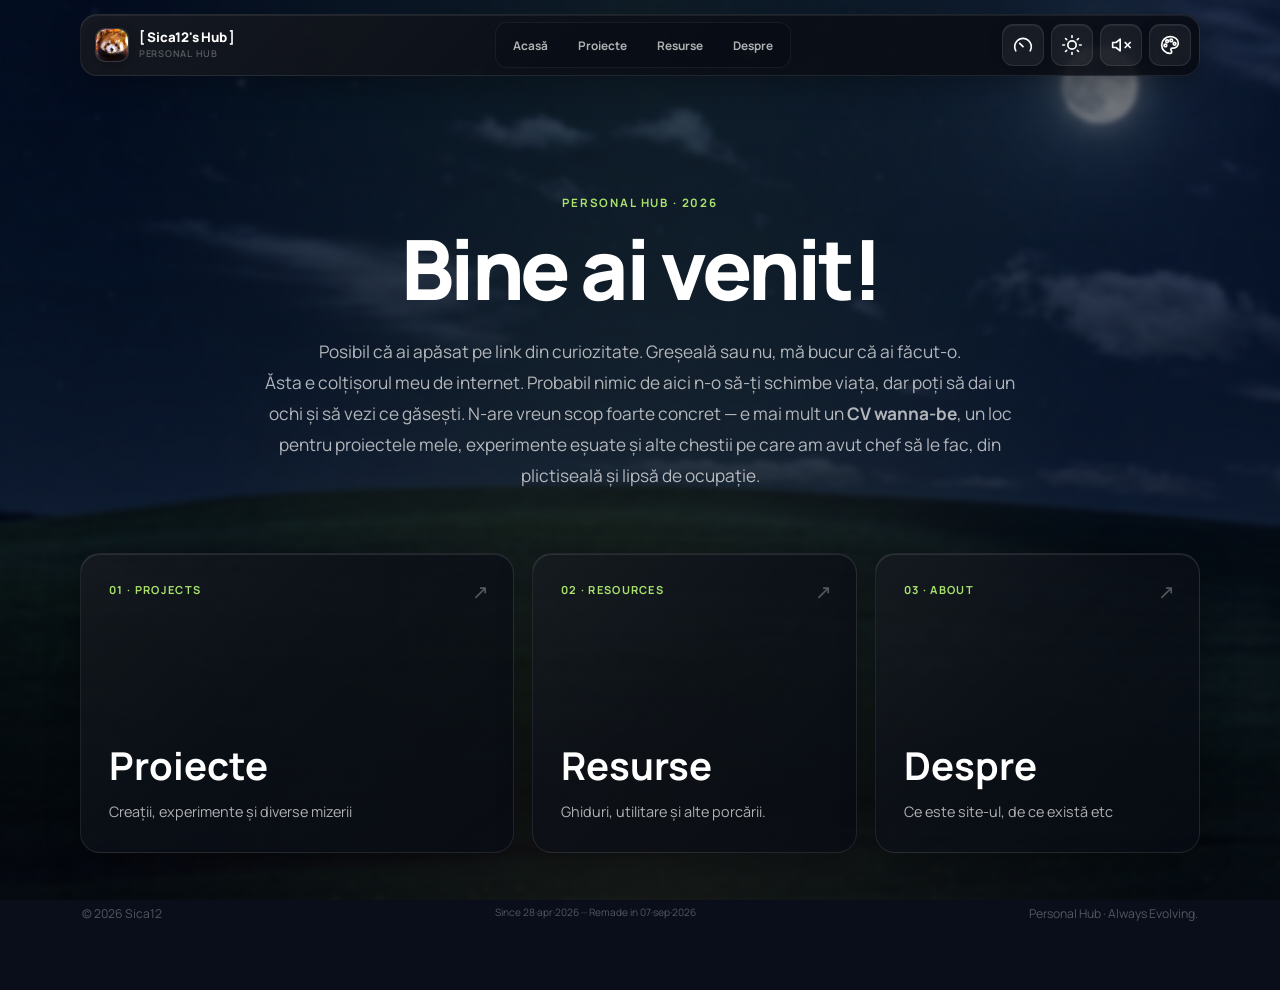
<file: index.html>
<!DOCTYPE html>
<html lang="ro">

<head>
  <meta charset="UTF-8">
  <meta name="viewport" content="width=device-width, initial-scale=1.0">
  <meta name="description" content="Sica12 — proiecte, resurse și experimente personale.">
  <meta name="theme-color" content="#0a0e1a">
  <title>Sica12 ⟡ Personal Hub</title>
  <link rel="icon" href="favicon1.ico">
  <link rel="preconnect" href="https://fonts.googleapis.com">
  <link rel="preconnect" href="https://fonts.gstatic.com" crossorigin>

  <link href="https://fonts.googleapis.com/css2?family=Manrope:wght@300;400;500;600;700;800&display=swap"
    rel="stylesheet">
  <link rel="stylesheet" href="css/guide.css">
  <link id="siteStylesheet" rel="stylesheet" href="css/style.css">
  <script>
    // Apply the saved site style (theme) before the first paint so a returning
    // visitor never sees the default style flash. First visit = default.
    (function () {
      var STYLE_NAMES = ['minimal', 'brutalist', 'neon', 'terminal'];
      try {
        var saved = localStorage.getItem('sica-hub-style');
        if (saved && STYLE_NAMES.indexOf(saved) !== -1) {
          document.getElementById('siteStylesheet').href = 'STYLES/style-' + saved + '.css?v=2';
        }
      } catch (e) {}
    })();
  </script>
  <link rel="stylesheet" href="css/hex.css">
  <link rel="stylesheet" href="css/password-generator.css">
</head>

<body class="initial-load">
  <script>
    // Apply the saved theme before the first paint so a returning visitor
    // never sees the other theme flash. First visit (no saved choice) = dark.
    (function () {
      if (localStorage.getItem('sica-hub-theme') !== 'light') {
        document.body.classList.add('dark-mode');
      }
    })();
  </script>

  <div class="bg" aria-hidden="true"></div>
  <div class="bg-overlay" aria-hidden="true"></div>
  <div class="particles" id="particles" aria-hidden="true"></div>

  <audio id="bgMusic" src="audio/background-music.ogg" loop preload="auto"></audio>

  <header class="topbar" aria-label="Navigare principală">
    <div class="topbar-brand" onclick="showView(homeView)" role="button" tabindex="0" aria-label="Acasă">
      <div class="topbar-mark">
  <img src="assets/topbar.png" alt="Sica12">
</div>
      <div class="topbar-brand-copy">
        <strong>[ Sica12's Hub ]</strong>
        <span>Personal Hub</span>
      </div>
    </div>

    <nav class="topbar-nav" aria-label="Secțiuni">
      <button onclick="showView(homeView)">Acasă</button>
      <button onclick="showView(projectsView)">Proiecte</button>
      <button onclick="showView(resourcesView)">Resurse</button>
      <button onclick="showView(aboutView)">Despre</button>
    </nav>

<div class="utility-dock" aria-label="Setări site">

  <!-- PERFORMANCE -->
  <button class="utility-btn perf-btn"
    id="perfBtn"
    onclick="togglePerformance()"
    title="Performance Mode"
    aria-label="Performance Mode">

    <!-- PERFORMANCE OFF -->
    <svg class="utility-icon"
      id="perfIconOff"
      viewBox="0 0 24 24"
      fill="none"
      stroke="currentColor"
      stroke-width="2"
      stroke-linecap="round"
      stroke-linejoin="round">

      <path d="m12 14-4-4"></path>
      <path d="M3.34 19a10 10 0 1 1 17.32 0"></path>
    </svg>

    <!-- PERFORMANCE ON -->
    <svg class="utility-icon hidden"
      id="perfIconOn"
      viewBox="0 0 24 24"
      fill="none"
      stroke="currentColor"
      stroke-width="2"
      stroke-linecap="round"
      stroke-linejoin="round">

      <path d="m12 14 4-4"></path>
      <path d="M3.34 19a10 10 0 1 1 17.32 0"></path>
    </svg>

  </button>


  <!-- THEME -->
  <button class="utility-btn theme-btn"
    id="themeBtn"
    onclick="toggleTheme()"
    title="Dark Mode"
    aria-label="Toggle Dark Mode">

    <!-- LIGHT MODE -->
    <svg class="utility-icon hidden"
      id="themeIconMoon"
      viewBox="0 0 24 24"
      fill="none"
      stroke="currentColor"
      stroke-width="2"
      stroke-linecap="round"
      stroke-linejoin="round">

      <path d="M21 12.79A9 9 0 1 1 11.21 3
        7 7 0 0 0 21 12.79z"></path>
    </svg>

    <!-- DARK MODE -->
    <svg class="utility-icon"
      id="themeIconSun"
      viewBox="0 0 24 24"
      fill="none"
      stroke="currentColor"
      stroke-width="2"
      stroke-linecap="round"
      stroke-linejoin="round">

      <circle cx="12" cy="12" r="5"></circle>

      <line x1="12" y1="1" x2="12" y2="3"></line>
      <line x1="12" y1="21" x2="12" y2="23"></line>

      <line x1="4.22" y1="4.22" x2="5.64" y2="5.64"></line>
      <line x1="18.36" y1="18.36" x2="19.78" y2="19.78"></line>

      <line x1="1" y1="12" x2="3" y2="12"></line>
      <line x1="21" y1="12" x2="23" y2="12"></line>

      <line x1="4.22" y1="19.78" x2="5.64" y2="18.36"></line>
      <line x1="18.36" y1="5.64" x2="19.78" y2="4.22"></line>

    </svg>

  </button>


  <!-- MUSIC -->
  <button class="utility-btn"
    id="musicBtn"
    onclick="toggleMusic()"
    title="Mute/Unmute"
    aria-label="Toggle Music">

    <!-- MUSIC ON -->
    <svg class="utility-icon"
      id="musicIconOn"
      viewBox="0 0 24 24"
      fill="none"
      stroke="currentColor"
      stroke-width="2"
      stroke-linecap="round"
      stroke-linejoin="round">

      <polygon points="11 5 6 9 2 9 2 15 6 15 11 19 11 5"></polygon>

      <path d="M15.54 8.46a5 5 0 0 1 0 7.07"></path>
      <path d="M19.07 4.93a10 10 0 0 1 0 14.14"></path>

    </svg>

    <!-- MUSIC OFF -->
    <svg class="utility-icon hidden"
      id="musicIconOff"
      viewBox="0 0 24 24"
      fill="none"
      stroke="currentColor"
      stroke-width="2"
      stroke-linecap="round"
      stroke-linejoin="round">

      <polygon points="11 5 6 9 2 9 2 15 6 15 11 19 11 5"></polygon>

      <line x1="23" y1="9" x2="17" y2="15"></line>
      <line x1="17" y1="9" x2="23" y2="15"></line>

    </svg>

  </button>

</div>

  </header>

  <main class="app-shell">
    <section class="view active" id="homeView">
      <div class="home-panel">
        <section class="hero">
          <span class="eyebrow">PERSONAL HUB · 2026</span>
          <h1>Bine ai venit!</h1>
          <p class="hero-copy">
            Posibil că ai apăsat pe link din curiozitate. Greșeală sau nu, mă bucur că ai făcut-o.<br>
            Ăsta e colțișorul meu de internet. Probabil nimic de aici n-o să-ți schimbe viața, dar poți să dai un ochi
            și să vezi ce găsești. N-are vreun scop foarte concret — e mai mult un <strong>CV wanna-be</strong>, un loc
            pentru proiectele
            mele, experimente eșuate și alte chestii pe care am avut chef să le fac, din plictiseală și lipsă de
            ocupație.
          </p>
        </section>

        <section class="home-grid" aria-label="Navigare principală">
          <button class="nav-card featured" onclick="showView(projectsView)">
            <span class="card-kicker">01 · PROJECTS</span>
            <div>
              <h2>Proiecte</h2>
              <p>Creații, experimente și diverse mizerii</p>
            </div>
            <span class="card-arrow">↗</span>
          </button>

          <button class="nav-card" onclick="showView(resourcesView)">
            <span class="card-kicker">02 · RESOURCES</span>
            <div>
              <h2>Resurse</h2>
              <p>Ghiduri, utilitare și alte porcării.</p>
            </div>
            <span class="card-arrow">↗</span>
          </button>

          <button class="nav-card" onclick="showView(aboutView)">
            <span class="card-kicker">03 · ABOUT</span>
            <div>
              <h2>Despre</h2>
              <p>Ce este site-ul, de ce există etc</p>
            </div>
            <span class="card-arrow">↗</span>
          </button>
        </section>

<footer class="home-footer">
  <span>© 2026 Sica12</span>
  <small>Since 28·apr·2026 ··· Remade in 07·sep·2026</small>
  <span>Personal Hub · Always Evolving.</span>
</footer>
      </div>
    </section>

    <section class="view" id="projectsView"></section>

    <section class="view" id="projectDetailView"></section>

    <section class="view" id="resourcesView"></section>

    <section class="view" id="aboutView"></section>
  </main>

  <script src="js/theme.js"></script>
  <script src="js/particles.js"></script>
  <script src="js/performance.js"></script>
  <script src="js/music.js"></script>
  <script src="js/navigation.js"></script>
  <script src="js/projects.js"></script>
  <script src="js/projects-ui.js"></script>
  <script src="js/resources.js"></script>
  <script src="js/guide.js"></script>
  <script src="js/resource-loader.js"></script>
  <script src="js/password-generator.js"></script>
  <script src="js/hex.js"></script>
  <script src="js/about.js"></script>
  <script src="js/theme-switcher.js?v=3"></script>
  <script>
    if ('scrollRestoration' in history) history.scrollRestoration = 'manual';
    window.addEventListener('load', function () {
      window.scrollTo(0, 0);
      setTimeout(function () { document.body.classList.remove('initial-load'); }, 1800);
    });

    document.querySelector('.topbar-brand')?.addEventListener('keydown', function (event) {
      if (event.key === 'Enter' || event.key === ' ') {
        event.preventDefault();
        showView(homeView);
      }
    });
  </script>
</body>

</html>
</file>
<file: css/guide.css>
/* =========================================================
   WINDOWS 10 LTSC INSTALL GUIDE
   Sica12 Personal Hub
   ========================================================= */


/* =========================================================
   GUIDE VIEW
   ========================================================= */

.guide-view {
  width: 100%;
  animation: guideEnter .45s cubic-bezier(.22, 1, .36, 1) both;
}

@keyframes guideEnter {
  from {
    opacity: 0;
    transform: translateY(14px);
  }

  to {
    opacity: 1;
    transform: translateY(0);
  }
}


/* =========================================================
   GUIDE HEADER
   ========================================================= */

.guide-view .view-header {
  margin-bottom: 2rem;
}

.guide-view .back-btn {
  margin-bottom: 1.15rem;
}


/* =========================================================
   MAIN GUIDE CONTAINER
   ========================================================= */

.guide-content {
  width: min(100%, 980px);
  margin: 0 auto;
}

.guide-content > .container {
  width: 100%;
  max-width: none;
  margin: 0;
  padding: 0;
}


/* =========================================================
   INTRO / MAIN TITLE
   ========================================================= */

.guide-content > .container > h1:first-child {
  position: relative;

  margin: 0 0 .9rem;
  padding: 1.55rem 1.65rem 1.55rem 1.8rem;

  border: 1px solid rgba(155, 211, 90, .16);
  border-radius: 20px;

  background:
    linear-gradient(
      135deg,
      rgba(155, 211, 90, .075),
      rgba(255, 255, 255, .028)
    );

  box-shadow:
    0 18px 50px rgba(0, 0, 0, .12),
    inset 0 1px 0 rgba(255, 255, 255, .035);

  color: var(--accent);

  font-size: clamp(1.12rem, 2vw, 1.55rem);
  font-weight: 750;
  line-height: 1.45;

  transition:
    border-color .25s ease,
    background .25s ease,
    box-shadow .25s ease;
}


/* Accent rail */

.guide-content > .container > h1:first-child::before {
  content: "";

  position: absolute;
  left: 0;
  top: 1.25rem;
  bottom: 1.25rem;

  width: 3px;

  border-radius: 999px;

  background: var(--accent);

  box-shadow:
    0 0 16px rgba(155, 211, 90, .30);
}


/* Tiny guide label */

.guide-content > .container > h1:first-child::after {
  content: "WINDOWS 10 · IoT LTSC 2021";

  display: block;

  margin-top: .8rem;

  color: var(--text-dim);

  font-size: .62rem;
  font-weight: 800;
  letter-spacing: .16em;
  text-transform: uppercase;

  opacity: .72;
}


/* =========================================================
   WARNING / IMPORTANT CARD
   ========================================================= */

.guide-content > .container > h1:nth-child(2) {
  position: relative;

  margin: 0 0 2rem;
  padding: 1.05rem 1.2rem 1.05rem 3.15rem;

  border: 1px solid rgba(255, 209, 102, .15);
  border-radius: 16px;

  background:
    linear-gradient(
      135deg,
      rgba(255, 209, 102, .055),
      rgba(255, 255, 255, .018)
    );

  color: var(--text-dim);

  font-size: .84rem;
  font-weight: 500;
  line-height: 1.7;

  box-shadow:
    inset 0 1px 0 rgba(255, 255, 255, .025);
}


/* Warning icon */

.guide-content > .container > h1:nth-child(2)::before {
  content: "!";

  position: absolute;
  left: 1rem;
  top: 50%;

  width: 26px;
  height: 26px;

  display: grid;
  place-items: center;

  transform: translateY(-50%);

  border: 1px solid rgba(255, 209, 102, .25);
  border-radius: 50%;

  background: rgba(255, 209, 102, .075);

  color: #e2d85b;

  font-size: .78rem;
  font-weight: 800;
}


/* =========================================================
   STEPS WRAPPER
   ========================================================= */

.guide-content .step {
  position: relative;

  margin: .75rem 0;

  overflow: hidden;

  border: 1px solid rgba(255, 255, 255, .075);
  border-radius: 18px;

  /* Fake glass: the gradient sits on a translucent base, no real glass. */
  background:
    linear-gradient(
      145deg,
      rgba(255, 255, 255, .045),
      rgba(255, 255, 255, .018)
    ),
    rgba(10, 18, 32, .34);

  box-shadow:
    0 12px 35px rgba(0, 0, 0, .075),
    inset 0 1px 0 rgba(255, 255, 255, .025);

  transition:
    border-color .25s ease,
    background .25s ease,
    box-shadow .25s ease,
    transform .25s ease;
}


/* Hover */

.guide-content .step:hover {
  border-color: rgba(155, 211, 90, .18);

  background:
    linear-gradient(
      145deg,
      rgba(155, 211, 90, .045),
      rgba(255, 255, 255, .022)
    ),
    rgba(10, 18, 32, .40);

  box-shadow:
    0 16px 40px rgba(0, 0, 0, .11),
    inset 0 1px 0 rgba(255, 255, 255, .035);

  transform: translateY(-1px);
}


/* Open card */

.guide-content .step.open {
  border-color: rgba(155, 211, 90, .22);

  background:
    linear-gradient(
      145deg,
      rgba(155, 211, 90, .048),
      rgba(255, 255, 255, .018)
    ),
    rgba(10, 18, 32, .46);

  box-shadow:
    0 18px 44px rgba(0, 0, 0, .13),
    inset 0 1px 0 rgba(255, 255, 255, .04);
}


/* =========================================================
   STEP TITLE
   ========================================================= */

.guide-content .step-title {
  position: relative;

  display: flex;
  align-items: center;

  min-height: 72px;

  padding:
    1rem
    4.5rem
    1rem
    4.65rem;

  color: var(--text);

  font-size: .91rem;
  font-weight: 700;
  line-height: 1.5;

  cursor: pointer;
  user-select: none;

  transition:
    color .2s ease,
    background .2s ease;
}


/* Step number */

.guide-content .step-title::before {
  content: counter(guide-step, decimal-leading-zero);

  position: absolute;

  left: 1.35rem;
  top: 50%;

  width: 38px;
  height: 38px;

  display: grid;
  place-items: center;

  transform: translateY(-50%);

  border: 1px solid rgba(155, 211, 90, .14);
  border-radius: 11px;

  background:
    linear-gradient(
      145deg,
      rgba(155, 211, 90, .08),
      rgba(255, 255, 255, .025)
    );

  color: var(--accent);

  font-size: .68rem;
  font-weight: 800;
  letter-spacing: .04em;

  box-shadow:
    inset 0 1px 0 rgba(255, 255, 255, .035);
}


/* Counter */

.guide-content .container {
  counter-reset: guide-step;
}

.guide-content .step {
  counter-increment: guide-step;
}


/* Hover title */

.guide-content .step-title:hover {
  color: var(--accent);

  background:
    linear-gradient(
      90deg,
      rgba(155, 211, 90, .035),
      transparent 70%
    );
}


/* =========================================================
   STEP NUMBER / TITLE MICRO LABEL
   ========================================================= */

.guide-content .step-title {
  letter-spacing: -.01em;
}


/* =========================================================
   STEP TOGGLE
   ========================================================= */

.guide-content .step-title::after {
  content: "+";

  position: absolute;

  right: 1.25rem;
  top: 50%;

  width: 34px;
  height: 34px;

  display: grid;
  place-items: center;

  transform: translateY(-50%);

  border: 1px solid rgba(255, 255, 255, .10);
  border-radius: 50%;

  background: rgba(255, 255, 255, .025);

  color: var(--accent);

  font-size: 1.05rem;
  font-weight: 500;

  transition:
    transform .3s cubic-bezier(.22, 1, .36, 1),
    background .25s ease,
    border-color .25s ease,
    box-shadow .25s ease;
}


/* Open toggle */

.guide-content .step.open .step-title::after {
  content: "−";

  background: rgba(155, 211, 90, .09);

  border-color: rgba(155, 211, 90, .22);

  box-shadow:
    0 0 16px rgba(155, 211, 90, .08);
}


/* =========================================================
   STEP CONTENT
   ========================================================= */

.guide-content .step-content {
  display: none;

  padding:
    0
    1.4rem
    1.45rem
    4.65rem;

  border-top: 1px solid rgba(255, 255, 255, .06);

  color: var(--text-dim);

  font-size: .87rem;
  line-height: 1.75;
}


/* Open */

.guide-content .step.open .step-content {
  display: block;

  animation:
    stepOpen .3s cubic-bezier(.22, 1, .36, 1) both;
}


@keyframes stepOpen {
  from {
    opacity: 0;
    transform: translateY(-8px);
  }

  to {
    opacity: 1;
    transform: translateY(0);
  }
}


/* =========================================================
   CONTENT INNER SPACING
   ========================================================= */

.guide-content .step-content > *:first-child {
  margin-top: 1.15rem;
}

.guide-content .step-content > *:last-child {
  margin-bottom: 0;
}


/* =========================================================
   PARAGRAPHS
   ========================================================= */

.guide-content .step-content p {
  margin: .75rem 0;

  color: var(--text-dim);
}


/* =========================================================
   LISTS
   ========================================================= */

.guide-content ul {
  margin: 0;

  padding:
    1rem
    1.15rem
    1rem
    2.25rem;

  border: 1px solid rgba(255, 255, 255, .055);
  border-radius: 13px;

  background:
    rgba(0, 0, 0, .10);

  box-shadow:
    inset 0 1px 0 rgba(255, 255, 255, .018);
}


.guide-content li {
  padding-left: .2rem;
}


.guide-content li + li {
  margin-top: .65rem;
}


/* Bullet */

.guide-content li::marker {
  color: var(--accent);
  font-size: .8em;
}


/* =========================================================
   LINKS
   ========================================================= */

.guide-content a {
  color: var(--accent);

  text-decoration: none;

  border-bottom: 1px solid transparent;

  transition:
    color .18s ease,
    border-color .18s ease;
}


.guide-content a:hover {
  color: var(--accent-2);

  border-bottom-color: currentColor;
}


/* =========================================================
   CODE
   ========================================================= */

.guide-content code {
  display: inline-block;

  max-width: 100%;

  padding: .2rem .5rem;

  border: 1px solid rgba(155, 211, 90, .13);
  border-radius: 7px;

  background:
    rgba(155, 211, 90, .055);

  color: var(--accent);

  font-family:
    "SFMono-Regular",
    Consolas,
    "Liberation Mono",
    monospace;

  font-size: .82em;

  overflow-wrap: anywhere;

  box-shadow:
    inset 0 1px 0 rgba(255, 255, 255, .025);
}


/* =========================================================
   STRONG
   ========================================================= */

.guide-content strong {
  font-weight: 750;
}


/* =========================================================
   INLINE COLORED CONTENT
   Preserve guide1.html colors
   ========================================================= */

.guide-content li[style*="#27c400"] {
  color: #8fdf62 !important;
}

.guide-content li[style*="#b8b524"] {
  color: #e2d85b !important;
}

.guide-content li[style*="#d62c2c"] {
  color: #ff7777 !important;
}


/* =========================================================
   IMAGES
   ========================================================= */

.guide-content img {
  display: block;

  max-width: 100%;
  height: auto;

  margin: 1rem auto;

  border: 1px solid rgba(255, 255, 255, .08);
  border-radius: 12px;

  box-shadow:
    0 14px 35px rgba(0, 0, 0, .12);
}


/* =========================================================
   HORIZONTAL RULE
   ========================================================= */

.guide-content hr {
  margin: 1.5rem 0;

  border: 0;
  border-top: 1px solid rgba(255, 255, 255, .07);
}


/* =========================================================
   SCROLLBAR
   ========================================================= */

.guide-content ::-webkit-scrollbar {
  width: 7px;
}

.guide-content ::-webkit-scrollbar-track {
  background: transparent;
}

.guide-content ::-webkit-scrollbar-thumb {
  border-radius: 999px;

  background: rgba(255, 255, 255, .12);
}

.guide-content ::-webkit-scrollbar-thumb:hover {
  background: rgba(155, 211, 90, .28);
}


/* =========================================================
   GUIDE LOADING
   ========================================================= */

body.guide-loading .guide-view {
  opacity: .65;
  pointer-events: none;
}


/* =========================================================
   MOBILE
   ========================================================= */

@media (max-width: 720px) {

  .guide-content {
    width: 100%;
  }


  /* Intro */

  .guide-content > .container > h1:first-child {
    padding:
      1.25rem
      1.15rem
      1.25rem
      1.35rem;

    border-radius: 16px;

    font-size: 1.02rem;
  }


  .guide-content > .container > h1:first-child::before {
    top: 1rem;
    bottom: 1rem;
  }


  /* Warning */

  .guide-content > .container > h1:nth-child(2) {
    padding:
      1rem
      1rem
      1rem
      2.9rem;

    border-radius: 14px;

    font-size: .77rem;
  }


  /* Steps */

  .guide-content .step {
    border-radius: 15px;
  }


  .guide-content .step-title {
    min-height: 62px;

    padding:
      .9rem
      3.7rem
      .9rem
      4.05rem;

    font-size: .84rem;
  }


  /* Step number */

  .guide-content .step-title::before {
    left: 1rem;

    width: 32px;
    height: 32px;

    border-radius: 9px;

    font-size: .61rem;
  }


  /* Toggle */

  .guide-content .step-title::after {
    right: .9rem;

    width: 29px;
    height: 29px;
  }


  /* Content */

  .guide-content .step-content {
    padding:
      0
      1rem
      1.1rem
      4.05rem;

    font-size: .81rem;
    line-height: 1.7;
  }


  .guide-content ul {
    padding:
      .85rem
      .85rem
      .85rem
      1.8rem;

    border-radius: 10px;
  }
}


/* =========================================================
   VERY SMALL SCREENS
   ========================================================= */

@media (max-width: 430px) {

  .guide-content .step-title {
    padding-left: 3.65rem;
  }

  .guide-content .step-content {
    padding-left: 1rem;
  }

  .guide-content .step-title::before {
    left: .85rem;
  }
}
</file>
<file: css/style.css>
*,
*::before,
*::after {
  box-sizing: border-box;
  margin: 0;
  padding: 0;
}

:root {
  --accent: #9bd35a;
  --accent-2: #ffd166;
  --text: #ffffff;
  --text-dim: rgba(255, 255, 255, 0.74);
  --text-faint: rgba(255, 255, 255, 0.40);

  --glass-bg:
    linear-gradient(135deg,
      rgba(255, 255, 255, 0.15) 0%,
      rgba(255, 255, 255, 0.07) 45%,
      rgba(255, 255, 255, 0.035) 100%),
    rgba(10, 18, 32, 0.38);

  --glass-hover:
    linear-gradient(135deg,
      rgba(255, 255, 255, 0.20) 0%,
      rgba(255, 255, 255, 0.10) 45%,
      rgba(255, 255, 255, 0.055) 100%),
    rgba(10, 18, 32, 0.46);

  /* Fake glass — depth is built from a layered gradient over a translucent
     fill (--glass-bg), a 1px border (--glass-border), a 1px top highlight
     (--glass-hl) and a soft depth shadow (--shadow). No real glass effects. */
  --glass-hl: inset 0 1px 0 rgba(255, 255, 255, 0.10);

  /* Denser glass for chrome that floats over scrolling content (topbar,
     lightbox controls): the fill itself keeps the content behind it muted,
     where real glass used to do that job. */
  --glass-bg-strong:
    linear-gradient(135deg,
      rgba(255, 255, 255, 0.16) 0%,
      rgba(255, 255, 255, 0.075) 45%,
      rgba(255, 255, 255, 0.04) 100%),
    rgba(9, 15, 27, 0.68);

  --glass-border: rgba(255, 255, 255, 0.22);
  --glass-border-hover: rgba(155, 211, 90, 0.48);
  --shadow: 0 8px 32px rgba(0, 0, 0, 0.35), inset 0 1px 0 rgba(255, 255, 255, 0.10);
  --shadow-hover: 0 20px 50px rgba(0, 0, 0, 0.50), 0 0 30px rgba(155, 211, 90, 0.13), inset 0 1px 0 rgba(255, 255, 255, 0.14);
  --max: 1120px;
}

html,
body {
  min-height: 100%;
  scrollbar-width: none;
  -ms-overflow-style: none;
}

html::-webkit-scrollbar,
body::-webkit-scrollbar {
  display: none;
}

html {
  scroll-behavior: smooth;
}

html {
  background: #0a0e1a;
}

body {
  min-height: 100vh;
  overflow-x: hidden;
  font-family: 'Manrope', 'Segoe UI', sans-serif;
  color: var(--text);
  background: transparent;
  transition: color 0.5s ease;
}

button,
a {
  font: inherit;
}

button {
  color: inherit;
}

/* =========================================================
   BACKGROUND
   Normal background:
   ../img/backgrounds/background.webp
   ../img/backgrounds/background_dark.webp
========================================================= */

html {
  background: #0a0e1a;
}

body {
  background: transparent;
}

.bg {
  position: fixed;
  inset: 0;
  z-index: 0;
  background-image: url('../img/backgrounds/background.webp');
  background-position: center;
  background-size: cover;
  background-repeat: no-repeat;
}

.bg::after {
  content: '';
  position: absolute;
  inset: 0;
  background-image: url('../img/backgrounds/background_dark.webp');
  background-position: center;
  background-size: cover;
  background-repeat: no-repeat;
  opacity: 0;
  transition: opacity 0.5s ease;
}

body.dark-mode .bg::after {
  opacity: 1;
}

.bg-overlay {
  position: fixed;
  inset: 0;
  z-index: 1;
  pointer-events: none;
  background:
    radial-gradient(ellipse at 50% 0%, rgba(155, 211, 90, 0.13), transparent 60%),
    radial-gradient(ellipse at 50% 100%, rgba(255, 209, 102, 0.12), transparent 60%),
    linear-gradient(180deg,
      rgba(10, 14, 26, 0.24),
      rgba(10, 14, 26, 0.50));
}

body.dark-mode {
  --accent: #a9e36c;
  --accent-2: #e6c96a;

  --glass-bg:
    linear-gradient(
      135deg,
      rgba(255, 255, 255, 0.055) 0%,
      rgba(255, 255, 255, 0.018) 45%,
      rgba(255, 255, 255, 0.008) 100%
    ),
    rgba(6, 10, 18, 0.76);

  --glass-hover:
    linear-gradient(
      135deg,
      rgba(255, 255, 255, 0.075) 0%,
      rgba(255, 255, 255, 0.025) 45%,
      rgba(255, 255, 255, 0.012) 100%
    ),
    rgba(10, 16, 27, 0.84);

  --glass-hl: inset 0 1px 0 rgba(255, 255, 255, 0.07);

  --glass-bg-strong:
    linear-gradient(
      135deg,
      rgba(255, 255, 255, 0.065) 0%,
      rgba(255, 255, 255, 0.024) 45%,
      rgba(255, 255, 255, 0.012) 100%
    ),
    rgba(5, 8, 15, 0.84);

  --glass-border: rgba(255, 255, 255, 0.09);
  --glass-border-hover: rgba(169, 227, 108, 0.35);

  --text-dim: rgba(255, 255, 255, 0.68);
  --text-faint: rgba(255, 255, 255, 0.30);
}

body.dark-mode .bg-overlay {
  background:
    radial-gradient(ellipse at 50% 0%,
      rgba(169, 227, 108, 0.07),
      transparent 60%),
    radial-gradient(ellipse at 50% 100%,
      rgba(230, 201, 106, 0.07),
      transparent 60%),
    linear-gradient(180deg,
      rgba(5, 8, 14, 0.48),
      rgba(5, 8, 14, 0.72));
}

/* =========================================================
   PARTICLES
========================================================= */

.particles {
  position: fixed;
  inset: 0;
  z-index: 2;
  pointer-events: none;
  overflow: hidden;
}

.particle {
  position: absolute;
  bottom: -10px;
  border-radius: 50%;
  background: radial-gradient(circle, rgba(155, 211, 90, 0.72), transparent 70%);
  animation: floatUp linear infinite;
  opacity: 0;
  will-change: transform, opacity;
}

body.perf-on .particles {
  display: none;
}

@keyframes floatUp {
  0% {
    transform: translateY(0) translateX(0);
    opacity: 0;
  }

  10% {
    opacity: 0.55;
  }

  90% {
    opacity: 0.35;
  }

  100% {
    transform: translateY(-110vh) translateX(30px);
    opacity: 0;
  }
}

/* =========================================================
   TOP TASKBAR
========================================================= */

.topbar {
  position: fixed;
  top: 14px;
  left: 50%;
  transform: translateX(-50%);
  z-index: 50;
  width: min(var(--max), calc(100% - 28px));
  min-height: 58px;
  padding: 7px 8px 7px 14px;
  display: grid;
  grid-template-columns: 1fr auto 1fr;
  align-items: center;
  gap: 18px;
  border: 1px solid var(--glass-border);
  border-radius: 17px;
  background: var(--glass-bg-strong);
  box-shadow: 0 10px 32px rgba(0, 0, 0, 0.28), var(--glass-hl);
  transition: background 0.3s ease, border-color 0.3s ease, box-shadow 0.3s ease;
}

.topbar-brand {
  width: max-content;
  display: flex;
  align-items: center;
  gap: 10px;
  cursor: pointer;
  user-select: none;
}

.topbar-mark {
  width: 34px;
  height: 34px;
  flex: 0 0 34px;

  display: block;
  overflow: hidden;

  border-radius: 10px;
  border: 1px solid var(--glass-border);

  background: rgba(255, 255, 255, 0.06);

  box-shadow:
    0 4px 14px rgba(0, 0, 0, 0.22);

  transition:
    transform 0.28s ease,
    border-color 0.28s ease,
    box-shadow 0.28s ease;
}

.topbar-mark img {
  width: 100%;
  height: 100%;
  display: block;

  object-fit: cover;
  object-position: center;

  border-radius: inherit;

  transition: transform 0.35s ease;
}

.topbar-brand:hover .topbar-mark {
  transform: translateY(-1px) scale(1.04);
  border-color: var(--glass-border-hover);
  box-shadow:
    0 7px 20px rgba(0, 0, 0, 0.30),
    0 0 16px rgba(155, 211, 90, 0.10);
}

.topbar-brand:hover .topbar-mark img {
  transform: scale(1.06);
}

.topbar-brand-copy {
  display: flex;
  flex-direction: column;
  line-height: 1.05;
}

.topbar-brand-copy strong {
  font-size: 0.83rem;
  font-weight: 800;
  letter-spacing: -0.02em;
}

.topbar-brand-copy span {
  margin-top: 4px;
  color: var(--text-faint);
  font-size: 0.58rem;
  font-weight: 600;
  letter-spacing: 0.08em;
  text-transform: uppercase;
}

.topbar-nav {
  display: flex;
  align-items: center;
  gap: 4px;
  padding: 4px;
  border-radius: 12px;
  background: rgba(5, 10, 18, 0.16);
  border: 1px solid rgba(255, 255, 255, 0.06);
}

.topbar-nav button {
  min-height: 36px;
  padding: 0 13px;
  border: 0;
  border-radius: 9px;
  background: transparent;
  color: var(--text-dim);
  font-size: 0.74rem;
  font-weight: 700;
  cursor: pointer;
  transition: color 0.22s ease, background 0.22s ease, transform 0.22s ease;
}

.topbar-nav button:hover {
  color: var(--text);
  background: rgba(255, 255, 255, 0.08);
  transform: translateY(-1px);
}

.utility-dock {
  justify-self: end;
  display: flex;
  gap: 7px;
}

.utility-btn {
  position: relative;
  width: 42px;
  height: 42px;
  display: flex;
  align-items: center;
  justify-content: center;
  border-radius: 11px;
  border: 1px solid var(--glass-border);
  background: rgba(255, 255, 255, 0.055);
  box-shadow: 0 4px 14px rgba(0, 0, 0, 0.20), var(--glass-hl);
  cursor: pointer;
  transition: transform 0.24s ease, background 0.24s ease, border-color 0.24s ease, box-shadow 0.24s ease;
}

.utility-btn:hover {
  background: rgba(255, 255, 255, 0.10);
  border-color: var(--glass-border-hover);
  transform: translateY(-2px);
}

.utility-btn.playing,
.utility-btn.active {
  border-color: rgba(155, 211, 90, 0.52);
  background: rgba(155, 211, 90, 0.10);
  box-shadow: 0 0 18px rgba(155, 211, 90, 0.16);
}

.utility-icon {
  position: absolute;
  top: 50%;
  left: 50%;
  width: 20px;
  height: 20px;
  transform: translate(-50%, -50%) scale(1);
  transition: opacity 0.3s ease, transform 0.3s ease;
}

.hidden {
  opacity: 0 !important;
  transform: translate(-50%, -50%) scale(0.5) rotate(-90deg) !important;
  pointer-events: none !important;
}


/* =========================================================
   STAGGERED ENTRANCE — Projects / galleries
========================================================= */

.stagger-in {
  opacity: 0;
  animation: fadeSlideUp 0.52s cubic-bezier(0.2, 0.8, 0.2, 1) both;
}

.detail-enter {
  opacity: 0;
  animation: fadeSlideUp 0.58s cubic-bezier(0.2, 0.8, 0.2, 1) both;
}

.detail-enter-header {
  animation-delay: 0.04s;
}

.detail-enter-media {
  animation-delay: 0.12s;
}

.detail-enter-info {
  animation-delay: 0.28s;
}

.detail-enter-extra {
  animation-delay: 0.36s;
}

.detail-enter-button {
  animation-delay: 0.46s;
}

/* The media wrapper only coordinates its children; keep it from visually
   double-fading too heavily while the images stagger in. */
.project-detail-media.detail-enter {
  animation-duration: 0.42s;
}

/* =========================================================
   APP / VIEWS
========================================================= */

.app-shell {
  position: relative;
  z-index: 3;
  width: min(var(--max), calc(100% - 40px));
  margin: 0 auto;
}

.view {
  display: none;
  width: 100%;
  min-height: 100vh;
  padding: 108px 0 68px;
}

.view.active {
  display: block;
  animation: fadeSlideUp 0.5s cubic-bezier(0.2, 0.8, 0.2, 1) forwards;
}

.view.closing {
  animation: fadeOut 0.3s ease forwards;
}

@keyframes fadeSlideUp {
  from {
    opacity: 0;
    transform: translateY(30px);
  }

  to {
    opacity: 1;
    transform: translateY(0);
  }
}

@keyframes fadeOut {
  from {
    opacity: 1;
    transform: translateY(0);
  }

  to {
    opacity: 0;
    transform: translateY(-20px);
  }
}

.home-panel {
  min-height: calc(100vh - 176px);
  display: flex;
  flex-direction: column;
}

/* =========================================================
   HERO
========================================================= */

.hero {
  max-width: 900px;
  margin: 0 auto;
  padding: 82px 0 62px;
  text-align: center;
}

.eyebrow {
  display: inline-block;
  margin-bottom: 16px;
  color: var(--accent);
  font-size: 0.72rem;
  font-weight: 700;
  letter-spacing: 0.16em;
}

.hero h1 {
  font-size: clamp(2.5rem, 7vw, 5.2rem);
  line-height: 1.03;
  letter-spacing: -0.045em;
  font-weight: 800;
}

.brand {
  background: linear-gradient(135deg, var(--accent), var(--accent-2));
  -webkit-background-clip: text;
  background-clip: text;
  -webkit-text-fill-color: transparent;
  color: transparent;
}

.hero-copy {
  max-width: 760px;
  margin: 24px auto 0;
  color: var(--text-dim);
  font-size: clamp(0.95rem, 2vw, 1.08rem);
  line-height: 1.8;
}

.hero-actions {
  margin-top: 30px;
  display: flex;
  justify-content: center;
  gap: 12px;
  flex-wrap: wrap;
}

.primary-action,
.secondary-action,
.back-btn,
.text-action {
  border: 0;
  cursor: pointer;
  transition: transform 0.25s ease, border-color 0.25s ease, background 0.25s ease, color 0.25s ease, box-shadow 0.25s ease;
}

.primary-action,
.secondary-action {
  min-height: 46px;
  padding: 0 18px;
  border-radius: 14px;
  font-weight: 600;
}

.primary-action {
  background: linear-gradient(135deg, var(--accent), #61e6ff);
  color: #061018;
  box-shadow: 0 12px 30px rgba(155, 211, 90, 0.18);
}

.primary-action:hover {
  transform: translateY(-3px);
  box-shadow: 0 16px 36px rgba(155, 211, 90, 0.24);
}

.secondary-action {
  color: var(--text);
  background: var(--glass-bg);
  border: 1px solid var(--glass-border);
}

.secondary-action:hover {
  transform: translateY(-3px);
  border-color: var(--glass-border-hover);
  background: var(--glass-hover);
}

/* =========================================================
   SHARED GLASS CARDS
========================================================= */

.nav-card,
.project-card,
.about-card,
.detail-card,
.spotlight-card,
.resource-card,
.detail-stats>div {
  position: relative;
  background: var(--glass-bg);
  border: 1px solid var(--glass-border);
  box-shadow: var(--shadow);
}

.home-grid {
  display: grid;
  grid-template-columns: 1.2fr 0.9fr 0.9fr;
  gap: 18px;
}

.nav-card {
  min-height: 250px;
  padding: 28px;
  border-radius: 20px;
  text-align: left;
  display: flex;
  flex-direction: column;
  justify-content: space-between;
  cursor: pointer;
  overflow: hidden;
  transition: transform 0.35s cubic-bezier(0.2, 0.8, 0.2, 1), box-shadow 0.35s ease, border-color 0.35s ease, background 0.35s ease;
}

.nav-card::before {
  content: '';
  position: absolute;
  top: 0;
  left: 0;
  right: 0;
  height: 3px;
  background: linear-gradient(90deg, var(--accent), var(--accent-2));
  transform: scaleX(0);
  transform-origin: left;
  transition: transform 0.4s ease;
}

.nav-card:hover {
  transform: translateY(-8px) scale(1.015);
  box-shadow: var(--shadow-hover);
  background: var(--glass-hover);
  border-color: var(--glass-border-hover);
}

.nav-card:hover::before {
  transform: scaleX(1);
}

.nav-card.featured {
  min-height: 300px;
}

.card-kicker {
  color: var(--accent);
  font-size: 0.69rem;
  letter-spacing: 0.12em;
  font-weight: 700;
}

.nav-card h2 {
  margin-bottom: 8px;
  font-size: clamp(1.55rem, 3vw, 2.4rem);
}

.nav-card p {
  max-width: 390px;
  color: var(--text-dim);
  line-height: 1.65;
  font-size: 0.9rem;
}

.card-arrow {
  position: absolute;
  top: 24px;
  right: 24px;
  color: var(--text-faint);
  font-size: 1.25rem;
  transition: transform 0.25s ease, color 0.25s ease;
}

.nav-card:hover .card-arrow {
  color: var(--accent);
  transform: translate(3px, -3px);
}

/* =========================================================
   FEATURED PROJECT ON HOME
========================================================= */

.spotlight-card {
  margin-top: 18px;
  padding: 32px;
  border-radius: 20px;
  display: grid;
  grid-template-columns: 1.05fr 0.95fr;
  gap: 34px;
  align-items: center;
  overflow: hidden;
  transition: border-color 0.3s ease, background 0.3s ease, box-shadow 0.3s ease;
}

.spotlight-card:hover {
  border-color: var(--glass-border-hover);
  background: var(--glass-hover);
  box-shadow: var(--shadow-hover);
}

.spotlight-label,
.detail-label,
.about-label,
.resource-type {
  color: var(--accent);
  font-size: 0.68rem;
  font-weight: 700;
  letter-spacing: 0.13em;
}

.spotlight-copy h2 {
  margin: 10px 0 12px;
  font-size: clamp(1.6rem, 3.3vw, 2.8rem);
  line-height: 1.15;
}

.spotlight-copy p {
  max-width: 640px;
  color: var(--text-dim);
  line-height: 1.75;
}

.text-action {
  margin-top: 20px;
  padding: 0;
  background: none;
  color: var(--accent);
  font-weight: 600;
}

.text-action:hover {
  transform: translateX(4px);
}

.spotlight-visual {
  min-height: 260px;
  display: grid;
  place-items: center;
}

.mini-site-preview {
  width: min(100%, 420px);
  aspect-ratio: 16 / 10;
  padding: 16px;
  border-radius: 18px;
  border: 1px solid rgba(255, 255, 255, 0.13);
  background: rgba(5, 10, 18, 0.62);
  transform: rotate(1.4deg);
  box-shadow: 0 20px 60px rgba(0, 0, 0, 0.35);
  transition: transform 0.35s ease, border-color 0.35s ease;
}

.spotlight-card:hover .mini-site-preview {
  transform: rotate(0deg) translateY(-4px);
  border-color: rgba(155, 211, 90, 0.30);
}

.preview-top {
  display: flex;
  gap: 6px;
}

.preview-top i {
  width: 7px;
  height: 7px;
  border-radius: 50%;
  background: rgba(255, 255, 255, 0.18);
}

.preview-title {
  width: 55%;
  height: 12px;
  margin: 40px auto 10px;
  border-radius: 999px;
  background: linear-gradient(90deg, var(--accent), var(--accent-2));
  opacity: 0.9;
}

.preview-sub {
  width: 72%;
  height: 6px;
  margin: 0 auto;
  border-radius: 999px;
  background: rgba(255, 255, 255, 0.14);
}

.preview-cards {
  margin-top: 28px;
  display: grid;
  grid-template-columns: repeat(3, 1fr);
  gap: 10px;
}

.preview-cards span {
  height: 72px;
  border-radius: 10px;
  background: linear-gradient(145deg, rgba(255, 255, 255, 0.09), rgba(255, 255, 255, 0.025));
  border: 1px solid rgba(255, 255, 255, 0.09);
}

.home-footer {
  margin-top: 34px;
  padding: 18px 2px 0;
  display: flex;
  justify-content: space-between;
  color: var(--text-faint);
  font-size: 0.76rem;
}

/* =========================================================
   INTERNAL VIEW HEADERS
========================================================= */

.view-header {
  margin: 40px 0 42px;
  display: grid;
  grid-template-columns: 150px 1fr;
  gap: 34px;
  align-items: start;
}

.compact-header {
  margin-bottom: 30px;
}

.view-header h2 {
  font-size: clamp(2.2rem, 6vw, 4.4rem);
  line-height: 1;
  letter-spacing: -0.04em;
}

.view-header p {
  max-width: 720px;
  margin-top: 14px;
  color: var(--text-dim);
  line-height: 1.75;
}

.back-btn {
  width: max-content;
  padding: 10px 15px;
  border-radius: 12px;
  background: var(--glass-bg);
  border: 1px solid var(--glass-border);
}

.back-btn:hover {
  transform: translateX(-3px);
  border-color: var(--glass-border-hover);
  background: var(--glass-hover);
}

/* =========================================================
   PROJECTS
========================================================= */

.project-grid {
  display: grid;
  grid-template-columns: 1.2fr 0.8fr;
  gap: 18px;
}

.project-card {
  min-height: 290px;
  padding: 28px;
  border-radius: 20px;
  overflow: hidden;
  transition: transform 0.3s ease, border-color 0.3s ease, background 0.3s ease, box-shadow 0.3s ease;
}

.project-card:hover {
  transform: translateY(-5px);
  border-color: var(--glass-border-hover);
  background: var(--glass-hover);
  box-shadow: var(--shadow-hover);
}

.project-main-card {
  grid-row: span 2;
  min-height: 598px;
  display: flex;
  flex-direction: column;
  justify-content: flex-end;
  background:
    linear-gradient(155deg, rgba(155, 211, 90, 0.08), rgba(255, 209, 102, 0.08)),
    var(--glass-bg);
}

.project-meta {
  position: absolute;
  top: 25px;
  left: 28px;
  right: 28px;
  display: flex;
  justify-content: space-between;
  color: var(--text-faint);
  font-size: 0.68rem;
  letter-spacing: 0.10em;
}

.project-main-card .project-meta span:first-child {
  color: var(--accent);
}

.project-card h3 {
  max-width: 680px;
  font-size: clamp(1.5rem, 3vw, 2.8rem);
  line-height: 1.18;
}

.project-card p {
  margin-top: 13px;
  color: var(--text-dim);
  line-height: 1.75;
}

.tag-row {
  margin-top: 20px;
  display: flex;
  flex-wrap: wrap;
  gap: 8px;
}

.tag-row span {
  padding: 6px 10px;
  border-radius: 999px;
  border: 1px solid var(--glass-border);
  color: var(--text-dim);
  font-size: 0.68rem;
}

.muted-card {
  opacity: 0.78;
}

/* =========================================================
   RESOURCES
========================================================= */

.resource-grid {
  display: grid;
  gap: 14px;
}

.resource-card {
  min-height: 150px;
  padding: 24px 26px;
  border-radius: 18px;
  display: grid;
  grid-template-columns: 70px 1fr auto;
  gap: 24px;
  align-items: center;
  text-decoration: none;
  color: inherit;
  cursor: pointer;
  overflow: hidden;
  transition: transform 0.28s ease, border-color 0.28s ease, background 0.28s ease, box-shadow 0.28s ease;
}

/* Accent rail on hover — same line effect as .project-menu-card. */
.resource-card::before {
  content: '';
  position: absolute;
  inset: 0 auto 0 0;
  width: 3px;
  background: linear-gradient(180deg, var(--accent), var(--accent-2));
  transform: scaleY(0);
  transform-origin: bottom;
  transition: transform .3s ease;
}

/* Same hover behaviour as the other clickable cards
   (.project-menu-card / .about-card / .detail-card): lift + glass swap. */
.resource-card:hover {
  transform: translateY(-4px);
  border-color: var(--glass-border-hover);
  background: var(--glass-hover);
  box-shadow: var(--shadow-hover);
}

.resource-card:hover::before {
  transform: scaleY(1);
}

.resource-index {
  color: var(--text-faint);
  font-size: 0.75rem;
}

.resource-card h3 {
  margin: 7px 0 5px;
  font-size: 1.2rem;
}

.resource-card p {
  color: var(--text-dim);
  font-size: 0.82rem;
}

.resource-open {
  color: var(--text-faint);
  font-size: 0.72rem;
  transition: transform 0.25s ease, color 0.25s ease;
}

/* Arrow nudge on hover — same as .project-menu-card-arrow / .card-arrow. */
.resource-card:hover .resource-open {
  color: var(--accent);
  transform: translateX(4px);
}

/* =========================================================
   ABOUT
========================================================= */

.about-layout {
  display: grid;
  grid-template-columns: 1.2fr 0.8fr;
  gap: 18px;
}

.about-card {
  min-height: 220px;
  padding: 28px;
  border-radius: 20px;
  transition: transform 0.3s ease, border-color 0.3s ease, background 0.3s ease, box-shadow 0.3s ease;
}

.about-card:hover {
  transform: translateY(-4px);
  border-color: var(--glass-border-hover);
  background: var(--glass-hover);
  box-shadow: var(--shadow-hover);
}

.about-card.large {
  grid-row: span 2;
  min-height: 458px;
}

.about-card h3 {
  margin-bottom: 18px;
  font-size: clamp(1.7rem, 3vw, 2.5rem);
}

.about-card p {
  margin-bottom: 16px;
  color: var(--text-dim);
  line-height: 1.85;
}

.about-card strong {
  display: block;
  margin: 10px 0 8px;
  font-size: 1.35rem;
}

.contact-card {
  grid-column: 1 / -1;
  min-height: auto;
}

.contact-links {
  display: flex;
  gap: 12px;
  flex-wrap: wrap;
  margin-top: 14px;
}

.contact-links a {
  padding: 10px 14px;
  border-radius: 12px;
  border: 1px solid var(--glass-border);
  color: var(--text);
  text-decoration: none;
  transition: transform 0.25s ease, border-color 0.25s ease, color 0.25s ease, background 0.25s ease;
}

.contact-links a:hover {
  transform: translateY(-2px);
  color: var(--accent);
  border-color: var(--glass-border-hover);
  background: rgba(155, 211, 90, 0.05);
}

/* =========================================================
   PROJECT DETAIL
========================================================= */

.detail-layout {
  display: grid;
  grid-template-columns: 1.15fr 0.85fr;
  gap: 18px;
}

.detail-card {
  padding: 30px;
  border-radius: 20px;
  transition: transform 0.3s ease, border-color 0.3s ease, background 0.3s ease, box-shadow 0.3s ease;
}

.detail-card:hover {
  transform: translateY(-4px);
  border-color: var(--glass-border-hover);
  background: var(--glass-hover);
  box-shadow: var(--shadow-hover);
}

.detail-hero-card {
  grid-row: span 2;
  min-height: 520px;
  display: flex;
  flex-direction: column;
  justify-content: flex-end;
  background:
    linear-gradient(155deg, rgba(155, 211, 90, 0.09), rgba(255, 209, 102, 0.08)),
    var(--glass-bg);
}

.detail-card h3 {
  margin: 10px 0 14px;
  font-size: clamp(1.5rem, 3vw, 2.7rem);
  line-height: 1.17;
}

.detail-card p {
  color: var(--text-dim);
  line-height: 1.85;
}

.detail-stats {
  display: grid;
  grid-template-columns: 1fr 1fr;
  gap: 14px;
}

.detail-stats>div {
  min-height: 150px;
  padding: 20px;
  border-radius: 18px;
  display: flex;
  flex-direction: column;
  justify-content: space-between;
  transition: transform 0.3s ease, border-color 0.3s ease, background 0.3s ease;
}

.detail-stats>div:hover {
  transform: translateY(-3px);
  border-color: var(--glass-border-hover);
  background: var(--glass-hover);
}

.detail-stats strong {
  color: var(--accent);
  font-size: 1.15rem;
}

.detail-stats span {
  color: var(--text-faint);
  font-size: 0.72rem;
}

/* =========================================================
   INITIAL LOAD
========================================================= */

body.initial-load .hero {
  opacity: 0;
  animation: fadeSlideUp 0.8s ease 0.15s forwards;
}

body.initial-load .home-grid {
  opacity: 0;
  animation: fadeSlideUp 0.8s ease 0.45s forwards;
}


/* =========================================================
   PERFORMANCE MODE
========================================================= */

/* Performance Mode keeps the UI look (glass edge, animations, colors) and
   only drops the expensive wide soft shadows; particles are removed by JS. */
body.perf-on .nav-card,
body.perf-on .project-card,
body.perf-on .about-card,
body.perf-on .detail-card,
body.perf-on .resource-card,
body.perf-on .detail-stats>div,
body.perf-on .utility-btn {
  box-shadow: var(--glass-hl);
}

body.perf-on .mini-site-preview {
  transform: none;
}

/* =========================================================
   RESPONSIVE
========================================================= */

@media (max-width: 900px) {
  /* Narrow screens: the taskbar uses `1fr` grid tracks, so a wide brand has
     nothing to give and instead pushes the utility dock (theme switcher
     included) out of the bar. Brutalist (uppercase text) and Terminal
     (monospace text) make the brand much wider, which is why those two themes
     were the ones overflowing. Allow it to shrink and truncate instead. */
  .topbar-brand {
    width: auto;
    min-width: 0;
  }

  .topbar-brand-copy {
    min-width: 0;
    overflow: hidden;
  }

  .topbar-brand-copy strong {
    display: block;
    overflow: hidden;
    text-overflow: ellipsis;
    white-space: nowrap;
  }

  .home-grid,
  .project-grid,
  .about-layout,
  .detail-layout,
  .spotlight-card {
    grid-template-columns: 1fr;
  }

  .nav-card.featured {
    min-height: 250px;
  }

  .project-main-card {
    grid-row: auto;
    min-height: 420px;
  }

  .about-card.large {
    grid-row: auto;
    min-height: auto;
  }

  .detail-hero-card {
    grid-row: auto;
    min-height: 420px;
  }

  .view-header {
    grid-template-columns: 1fr;
    gap: 20px;
  }

  .spotlight-visual {
    min-height: 220px;
  }
}

@media (max-width: 620px) {
  .app-shell {
    width: min(var(--max), calc(100% - 24px));
  }

  .view {
    padding-top: 88px;
  }

  .topbar {
    top: 8px;
    width: calc(100% - 16px);
    min-height: 54px;
    padding: 6px 7px 6px 10px;
    grid-template-columns: 1fr auto;
    gap: 10px;
    border-radius: 14px;
  }

  .topbar-nav {
    display: none;
  }

  .topbar-brand-copy span {
    display: none;
  }

  .utility-dock {
    gap: 6px;
  }

  .utility-btn {
    width: 38px;
    height: 38px;
    border-radius: 10px;
  }

  .hero {
    padding-top: 64px;
  }

  .hero h1 {
    font-size: clamp(2.5rem, 14vw, 4.2rem);
  }

  .hero-actions {
    flex-direction: column;
  }

  .primary-action,
  .secondary-action {
    width: 100%;
  }

  .home-grid {
    gap: 12px;
  }

  .nav-card {
    min-height: 220px;
    padding: 22px;
  }

  .spotlight-card {
    padding: 22px;
  }

  .resource-card {
    grid-template-columns: 1fr auto;
    padding: 20px;
  }

  .resource-index {
    grid-column: 1 / -1;
  }

  .resource-open {
    grid-column: 2;
    grid-row: 2;
  }

  .detail-stats {
    grid-template-columns: 1fr;
  }

  .home-footer {
    flex-direction: column;
    gap: 7px;
  }
}

@media (prefers-reduced-motion: reduce) {
  html {
    scroll-behavior: auto;
  }

  *,
  *::before,
  *::after {
    animation-duration: 0.01ms !important;
    animation-iteration-count: 1 !important;
    transition-duration: 0.01ms !important;
  }
}

/* =========================================================
   DATA-DRIVEN PROJECTS
========================================================= */

.projects-list {
  display: grid;
  grid-template-columns: repeat(2, minmax(0, 1fr));
  gap: 18px;
}

.project-entry {
  position: relative;
  min-height: 310px;
  padding: 28px;
  display: flex;
  flex-direction: column;
  justify-content: flex-end;
  text-align: left;
  overflow: hidden;
  cursor: pointer;
  border-radius: 20px;
  border: 1px solid var(--glass-border);
  background: var(--glass-bg);
  box-shadow: var(--shadow);
  color: var(--text);
  transition: transform .3s ease, border-color .3s ease, background .3s ease, box-shadow .3s ease;
}

.project-entry:hover {
  transform: translateY(-6px);
  border-color: var(--glass-border-hover);
  background: var(--glass-hover);
  box-shadow: var(--shadow-hover);
}

.project-entry.featured-project {
  min-height: 420px;
  background:
    linear-gradient(155deg, rgba(155, 211, 90, .10), rgba(255, 209, 102, .08)),
    var(--glass-bg);
}

.project-entry-meta {
  position: absolute;
  top: 24px;
  left: 28px;
  right: 28px;
  display: flex;
  justify-content: space-between;
  color: var(--text-faint);
  font-size: .68rem;
  letter-spacing: .1em;
}

.project-entry-meta span:first-child {
  color: var(--accent);
}

.project-entry-copy h3 {
  max-width: 680px;
  font-size: clamp(1.45rem, 3vw, 2.6rem);
  line-height: 1.16;
}

.project-entry-copy p {
  margin-top: 13px;
  max-width: 680px;
  color: var(--text-dim);
  line-height: 1.75;
}

.project-entry-arrow {
  position: absolute;
  right: 26px;
  bottom: 24px;
  color: var(--text-faint);
  font-size: 1.3rem;
  transition: transform .25s ease, color .25s ease;
}

.project-entry:hover .project-entry-arrow {
  color: var(--accent);
  transform: translate(4px, -4px);
}

.project-detail-shell {
  display: grid;
  grid-template-columns: 1.15fr .85fr;
  gap: 18px;
}

.project-detail-main {
  min-height: 460px;
  display: flex;
  flex-direction: column;
  justify-content: flex-end;
  background:
    linear-gradient(155deg, rgba(155, 211, 90, .10), rgba(255, 209, 102, .08)),
    var(--glass-bg);
}

.project-detail-tags {
  margin-bottom: 24px;
}

.project-visit-btn {
  width: max-content;
  display: inline-flex;
  align-items: center;
  gap: 9px;
  margin-top: 4px;
  padding: 12px 16px;
  border-radius: 12px;
  border: 1px solid var(--glass-border-hover);
  background: rgba(155, 211, 90, .10);
  color: var(--text);
  text-decoration: none;
  font-weight: 700;
  transition: transform .25s ease, background .25s ease, border-color .25s ease;
}

.project-visit-btn:hover {
  transform: translateY(-2px);
  background: rgba(155, 211, 90, .16);
  border-color: var(--accent);
}

.project-detail-info {
  display: grid;
  gap: 18px;
}

.project-info-card {
  min-height: 140px;
}

.project-info-card h3 {
  font-size: 1.25rem;
}

.project-gallery-section {
  grid-column: 1 / -1;
  margin-top: 8px;
}

.project-section-heading {
  margin-bottom: 16px;
}

.project-section-heading h3 {
  margin-top: 6px;
  font-size: clamp(1.5rem, 3vw, 2.3rem);
}

.project-gallery {
  display: grid;
  grid-template-columns: repeat(auto-fill, minmax(220px, 1fr));
  gap: 14px;
}

.project-shot {
  padding: 0;
  border: 1px solid var(--glass-border);
  border-radius: 16px;
  overflow: hidden;
  aspect-ratio: 16 / 10;
  cursor: zoom-in;
  background: var(--glass-bg);
  box-shadow: var(--shadow);
  transition: transform .28s ease, border-color .28s ease, box-shadow .28s ease;
}

.project-shot:hover {
  transform: translateY(-4px);
  border-color: var(--glass-border-hover);
  box-shadow: var(--shadow-hover);
}

.project-shot img {
  width: 100%;
  height: 100%;
  object-fit: cover;
  display: block;
  transition: transform .35s ease;
}

.project-shot:hover img {
  transform: scale(1.04);
}

.project-gallery-empty {
  padding: 28px;
  border: 1px dashed var(--glass-border);
  border-radius: 16px;
  color: var(--text-dim);
  background: rgba(255, 255, 255, .035);
}

.project-lightbox {
  position: fixed;
  inset: 0;
  z-index: 200;
  display: none;
  place-items: center;
  padding: 28px;
  background: rgba(0, 0, 0, .84);
}

.project-lightbox.open {
  display: grid;
}

.project-lightbox img {
  max-width: min(1200px, 94vw);
  max-height: 88vh;
  border-radius: 16px;
  box-shadow: 0 25px 80px rgba(0, 0, 0, .55);
}

.project-lightbox-close {
  position: fixed;
  top: 24px;
  right: 24px;
  width: 44px;
  height: 44px;
  border-radius: 12px;
  border: 1px solid rgba(255, 255, 255, .18);
  background: rgba(10, 14, 22, .75);
  color: #fff;
  font-size: 1.5rem;
  cursor: pointer;
}

@media (max-width: 900px) {

  .projects-list,
  .project-detail-shell {
    grid-template-columns: 1fr;
  }

  .project-entry.featured-project,
  .project-detail-main {
    min-height: 360px;
  }
}

@media (max-width: 620px) {
  .project-entry {
    min-height: 260px;
    padding: 22px;
  }

  .project-entry-meta {
    left: 22px;
    right: 22px;
  }

  .project-gallery {
    grid-template-columns: 1fr;
  }
}

/* =========================================================
   PROJECTS — MODPACK-STYLE DATA/UI
========================================================= */

.project-count {
  color: var(--text-faint);
  font-size: .42em;
  font-weight: 500;
  vertical-align: middle;
}

.project-categories {
  display: grid;
  gap: 34px;
}

.project-category-section {
  display: grid;
  gap: 14px;
}

.project-category-header {
  display: flex;
  align-items: end;
  justify-content: space-between;
  gap: 24px;
  padding: 0 4px;
}

.project-category-header h3 {
  font-size: 1.25rem;
  line-height: 1.2;
}

.project-category-header p,
.project-category-header>span {
  margin-top: 5px;
  color: var(--text-faint);
  font-size: .72rem;
}

.project-menu-grid {
  display: grid;
  grid-template-columns: repeat(auto-fill, minmax(285px, 1fr));
  gap: 14px;
}

.project-menu-grid-all {
  margin-top: 4px;
}

.project-menu-card {
  position: relative;
  min-height: 145px;
  padding: 20px 54px 20px 20px;
  display: grid;
  grid-template-columns: 48px 1fr;
  gap: 15px;
  align-items: center;
  text-align: left;
  border-radius: 16px;
  border: 1px solid var(--glass-border);
  background: var(--glass-bg);
  box-shadow: var(--shadow);
  color: var(--text);
  cursor: pointer;
  overflow: hidden;
  transition: transform .28s ease, border-color .28s ease, background .28s ease, box-shadow .28s ease;
}

.project-menu-card::before {
  content: '';
  position: absolute;
  inset: 0 auto 0 0;
  width: 3px;
  background: linear-gradient(180deg, var(--accent), var(--accent-2));
  transform: scaleY(0);
  transform-origin: bottom;
  transition: transform .3s ease;
}

.project-menu-card:hover {
  transform: translateY(-4px);
  border-color: var(--glass-border-hover);
  background: var(--glass-hover);
  box-shadow: var(--shadow-hover);
}

.project-menu-card:hover::before {
  transform: scaleY(1);
}

.project-menu-card-icon-wrap {
  width: 48px;
  height: 48px;
  display: grid;
  place-items: center;
  border-radius: 13px;
  border: 1px solid var(--glass-border);
  background: rgba(255, 255, 255, .05);
}

.project-menu-card-icon {
  width: 32px;
  height: 32px;
  object-fit: contain;
}

.project-menu-card-fallback {
  color: var(--accent);
  font-size: 1.15rem;
}

.project-menu-card-copy {
  min-width: 0;
}

.project-menu-card-meta {
  color: var(--accent);
  font-size: .64rem;
  font-weight: 700;
  letter-spacing: .12em;
}

.project-menu-card h3 {
  margin-top: 5px;
  font-size: 1.08rem;
  line-height: 1.25;
}

.project-menu-card p {
  margin-top: 7px;
  color: var(--text-dim);
  font-size: .78rem;
  line-height: 1.55;
}

.project-menu-card-arrow {
  position: absolute;
  right: 20px;
  top: 50%;
  transform: translateY(-50%);
  color: var(--text-faint);
  font-size: 1.15rem;
  transition: transform .25s ease, color .25s ease;
}

.project-menu-card:hover .project-menu-card-arrow {
  color: var(--accent);
  transform: translate(4px, -50%);
}

.project-detail-content {
  width: 100%;
  display: grid;
  gap: 18px;
}

.project-detail-media {
  display: grid;
  grid-template-columns: repeat(auto-fill, minmax(230px, 1fr));
  gap: 14px;
}

.project-detail-image,
.project-detail-video {
  position: relative;
  aspect-ratio: 16 / 10;
  padding: 0;
  overflow: hidden;
  border-radius: 16px;
  border: 1px solid var(--glass-border);
  background: var(--glass-bg);
  box-shadow: var(--shadow);
  cursor: zoom-in;
  transition: transform .28s ease, border-color .28s ease, box-shadow .28s ease;
}

.project-detail-image:hover,
.project-detail-video:hover {
  transform: translateY(-4px);
  border-color: var(--glass-border-hover);
  box-shadow: var(--shadow-hover);
}

.project-detail-image img,
.project-detail-video img {
  width: 100%;
  height: 100%;
  display: block;
  object-fit: cover;
  transition: transform .35s ease;
}

.project-detail-image:hover img,
.project-detail-video:hover img {
  transform: scale(1.045);
}

.project-video-play {
  position: absolute;
  inset: 50% auto auto 50%;
  transform: translate(-50%, -50%);
  width: 52px;
  height: 52px;
  display: grid;
  place-items: center;
  border-radius: 50%;
  background: rgba(5, 10, 18, .72);
  border: 1px solid rgba(255, 255, 255, .18);
  box-shadow: 0 6px 20px rgba(0, 0, 0, .35), var(--glass-hl);
  color: white;
  font-size: 1rem;
}

.project-detail-media-empty {
  grid-column: 1 / -1;
  padding: 28px;
  border-radius: 16px;
  border: 1px dashed var(--glass-border);
  background: rgba(255, 255, 255, .035);
  color: var(--text-dim);
  text-align: center;
}

.project-detail-description {
  padding: 30px;
}

.project-detail-description>p {
  margin-top: 15px;
  color: var(--text-dim);
  line-height: 1.85;
}

.project-detail-tags {
  margin-top: 22px;
}

.project-detail-extra-grid {
  display: grid;
  grid-template-columns: repeat(auto-fit, minmax(230px, 1fr));
  gap: 14px;
}

.project-detail-extra-card {
  min-height: 150px;
}

.project-detail-extra-card h3 {
  font-size: 1.15rem;
}

.project-open-button {
  min-height: 58px;
  padding: 0 20px;
  display: flex;
  align-items: center;
  justify-content: space-between;
  gap: 20px;
  border-radius: 16px;
  border: 1px solid var(--glass-border-hover);
  background: linear-gradient(135deg, rgba(155, 211, 90, .13), rgba(255, 209, 102, .10)), var(--glass-bg);
  color: var(--text);
  text-decoration: none;
  font-weight: 700;
  box-shadow: var(--shadow);
  transition: transform .25s ease, border-color .25s ease, box-shadow .25s ease, background .25s ease;
}

.project-open-button:hover {
  transform: translateY(-3px);
  border-color: var(--accent);
  box-shadow: var(--shadow-hover);
  background: linear-gradient(135deg, rgba(155, 211, 90, .20), rgba(255, 209, 102, .14)), var(--glass-hover);
}

.project-lightbox,
.project-video-lightbox {
  position: fixed;
  inset: 0;
  z-index: 500;
  display: flex;
  align-items: center;
  justify-content: center;
  padding: 32px;
  /* A touch denser than before: the fill itself does the muting that the
     removed glass effect used to provide. */
  background: rgba(2, 5, 10, .92);
  opacity: 0;
  visibility: hidden;
  pointer-events: none;
  transition: opacity .22s ease, visibility .22s ease;
}

.project-lightbox.open,
.project-video-lightbox.open {
  opacity: 1;
  visibility: visible;
  pointer-events: auto;
}

.project-lightbox>img {
  max-width: min(1200px, 94vw);
  max-height: 88vh;
  object-fit: contain;
  border-radius: 14px;
  box-shadow: 0 25px 80px rgba(0, 0, 0, .55);
}

.project-lightbox-close {
  position: fixed;
  top: 20px;
  right: 20px;
  z-index: 2;
  width: 44px;
  height: 44px;
  border-radius: 12px;
  border: 1px solid rgba(255, 255, 255, .16);
  background: rgba(8, 13, 23, .74);
  box-shadow: 0 6px 18px rgba(0, 0, 0, .35), var(--glass-hl);
  color: white;
  font-size: 1.7rem;
  cursor: pointer;
}

.project-video-frame-wrap {
  width: min(1100px, 94vw);
  aspect-ratio: 16 / 9;
  overflow: hidden;
  border-radius: 16px;
  border: 1px solid rgba(255, 255, 255, .14);
  box-shadow: 0 25px 80px rgba(0, 0, 0, .55);
}

.project-video-frame-wrap iframe {
  width: 100%;
  height: 100%;
  border: 0;
  display: block;
}

body.perf-on .project-menu-card,
body.perf-on .project-detail-image,
body.perf-on .project-detail-video,
body.perf-on .project-open-button {
  box-shadow: var(--glass-hl);
}

@media (max-width: 620px) {
  .project-category-header {
    align-items: start;
    flex-direction: column;
    gap: 5px;
  }

  .project-menu-grid,
  .project-detail-media,
  .project-detail-extra-grid {
    grid-template-columns: 1fr;
  }

  .project-menu-card {
    min-height: 135px;
    grid-template-columns: 42px 1fr;
    padding: 18px 48px 18px 18px;
  }

  .project-menu-card-icon-wrap {
    width: 42px;
    height: 42px;
  }

  .project-lightbox,
  .project-video-lightbox {
    padding: 14px;
  }
}


/* =========================================================
   PROJECT LIGHTBOX — XP HUB CONTROLS + PAN / TOUCH
========================================================= */

.project-lightbox {
  overflow: hidden;
  overscroll-behavior: none;
  padding: 0;
}

.project-lightbox-stage {
  position: absolute;
  inset: 0;
  z-index: 1;
  display: flex;
  align-items: center;
  justify-content: center;
  overflow: hidden;
  cursor: default;
  touch-action: none;
  user-select: none;
  -webkit-user-select: none;
  overscroll-behavior: none;
}

.project-lightbox-stage.can-pan {
  cursor: grab;
}

.project-lightbox-stage.can-pan:active {
  cursor: grabbing;
}

.project-lightbox-stage>img,
.project-lightbox>img {
  max-width: calc(100vw - 24px);
  max-height: calc(100vh - 24px);
  width: auto;
  height: auto;
  object-fit: contain;
  border-radius: 12px;
  box-shadow: 0 25px 80px rgba(0, 0, 0, .55);
  transform-origin: center center;
  cursor: inherit;
  user-select: none;
  -webkit-user-drag: none;
  will-change: transform, opacity;
  backface-visibility: hidden;
}

.project-lightbox-stage>img.is-zoomed {
  cursor: grab;
}

.project-lightbox-stage>img.is-dragging {
  cursor: grabbing;
}

.project-lightbox-control {
  width: 42px;
  height: 42px;
  display: grid;
  place-items: center;
  flex: 0 0 auto;
  padding: 0;
  border-radius: 11px;
  border: 1px solid var(--glass-border);
  background: var(--glass-bg);
  color: var(--text);
  box-shadow: 0 4px 14px rgba(0, 0, 0, .20), var(--glass-hl);
  font: inherit;
  font-size: 1.15rem;
  font-weight: 700;
  line-height: 1;
  cursor: pointer;
  transition: transform .24s ease, background .24s ease, border-color .24s ease, box-shadow .24s ease, opacity .2s ease;
}

.project-lightbox-control:hover {
  background: var(--glass-hover);
  border-color: var(--glass-border-hover);
  transform: translateY(-2px);
  box-shadow: 0 0 18px rgba(155, 211, 90, .16), var(--glass-hl);
}

.project-lightbox-close {
  position: fixed;
  top: 20px;
  right: 20px;
  z-index: 3;
  font-size: 1.45rem;
}

.project-lightbox-nav {
  position: fixed;
  top: 50%;
  z-index: 3;
  transform: translateY(-50%);
}

.project-lightbox-nav:hover {
  transform: translateY(calc(-50% - 2px));
}

.project-lightbox-prev {
  left: 20px;
}

.project-lightbox-next {
  right: 20px;
}

.project-lightbox-controls {
  position: fixed;
  left: 50%;
  bottom: 20px;
  z-index: 3;
  transform: translateX(-50%);
  display: flex;
  align-items: center;
  gap: 7px;
  padding: 7px;
  border: 1px solid var(--glass-border);
  border-radius: 14px;
  background: var(--glass-bg-strong);
  box-shadow: 0 10px 32px rgba(0, 0, 0, .28), var(--glass-hl);
}

.project-lightbox-zoom {
  min-width: 62px;
  text-align: center;
  color: var(--text-dim);
  font-size: .72rem;
  font-weight: 800;
  letter-spacing: .04em;
}

.project-lightbox-control.hidden-control {
  opacity: 0;
  visibility: hidden;
  pointer-events: none;
}

/* Small polished transition between gallery images. */
.project-lightbox-stage>img.lightbox-slide-out-left {
  animation: projectLightboxOutLeft .14s ease both;
}

.project-lightbox-stage>img.lightbox-slide-out-right {
  animation: projectLightboxOutRight .14s ease both;
}

.project-lightbox-stage>img.lightbox-slide-in-right {
  animation: projectLightboxInRight .24s cubic-bezier(.2, .8, .2, 1) both;
}

.project-lightbox-stage>img.lightbox-slide-in-left {
  animation: projectLightboxInLeft .24s cubic-bezier(.2, .8, .2, 1) both;
}

@keyframes projectLightboxOutLeft {
  from {
    opacity: 1;
    translate: 0 0;
  }

  to {
    opacity: 0;
    translate: -28px 0;
  }
}

@keyframes projectLightboxOutRight {
  from {
    opacity: 1;
    translate: 0 0;
  }

  to {
    opacity: 0;
    translate: 28px 0;
  }
}

@keyframes projectLightboxInRight {
  from {
    opacity: 0;
    translate: 34px 0;
  }

  to {
    opacity: 1;
    translate: 0 0;
  }
}

@keyframes projectLightboxInLeft {
  from {
    opacity: 0;
    translate: -34px 0;
  }

  to {
    opacity: 1;
    translate: 0 0;
  }
}

body.perf-on .project-lightbox-control,
body.perf-on .project-lightbox-controls {
  box-shadow: var(--glass-hl);
}

@media (max-width: 620px) {
  .project-lightbox-control {
    width: 38px;
    height: 38px;
    border-radius: 10px;
  }

  .project-lightbox-close {
    top: 12px;
    right: 12px;
  }

  .project-lightbox-prev {
    left: 12px;
  }

  .project-lightbox-next {
    right: 12px;
  }

  .project-lightbox-controls {
    bottom: 12px;
    gap: 5px;
    padding: 6px;
  }

  .project-lightbox-zoom {
    min-width: 52px;
  }

  .project-lightbox-stage>img,
  .project-lightbox>img {
    max-width: calc(100vw - 12px);
    max-height: calc(100vh - 12px);
  }
}

@media (prefers-reduced-motion: reduce) {

  .project-lightbox-stage>img.lightbox-slide-out-left,
  .project-lightbox-stage>img.lightbox-slide-out-right,
  .project-lightbox-stage>img.lightbox-slide-in-right,
  .project-lightbox-stage>img.lightbox-slide-in-left {
    animation: none !important;
  }
}
</file>
<file: css/hex.css>
/* ============================================================
   HEX COLOR PICKER
   Personal Hub native module
   ============================================================ */

.hex-picker {
  --picker-color: #ff9f1c;

  width: 100%;
  min-width: 0;

  color: var(--text);
}

.hex-picker *,
.hex-picker *::before,
.hex-picker *::after {
  box-sizing: border-box;
}


/* ============================================================
   HEADER
   ============================================================ */

.hex-picker-head {
  margin-bottom: 2rem;
}

.hex-picker-kicker {
  display: block;

  margin-bottom: 0.5rem;

  color: var(--accent);

  font-size: 0.7rem;
  font-weight: 600;
  letter-spacing: 2px;
}

.hex-picker-head h2 {
  margin: 0 0 0.6rem;

  font-family: "Audiowide", monospace;
  font-size: clamp(1.6rem, 4vw, 2.4rem);
  line-height: 1.15;
}

.hex-picker-head p {
  margin: 0;

  color: var(--text-dim);

  line-height: 1.7;
}


/* ============================================================
   MAIN GRID
   ============================================================ */

.hex-picker-grid {
  display: grid;
  grid-template-columns:
    minmax(240px, 0.9fr)
    minmax(0, 1.1fr);

  gap: 1.2rem;

  width: 100%;
  min-width: 0;
}


/* ============================================================
   SHARED PANEL
   ============================================================ */

.hex-picker-panel,
.hex-main-value,
.hex-value-row,
.hex-history-block {
  border: 1px solid var(--glass-border);

  background: var(--glass-bg);

  box-shadow: var(--shadow);

  border-radius: 16px;
}


/* ============================================================
   CUSTOM PICKER
   ============================================================ */

.hex-picker-panel {
  display: flex;
  flex-direction: column;

  gap: 1rem;

  min-width: 0;

  padding: 1rem;
}


/* ============================================================
   SATURATION / BRIGHTNESS
   ============================================================ */

.hex-saturation {
  position: relative;

  width: 100%;

  aspect-ratio: 1.15 / 1;

  min-height: 280px;

  overflow: hidden;

  border: 1px solid var(--glass-border);
  border-radius: 12px;

  background: hsl(35, 100%, 50%);

  cursor: crosshair;

  touch-action: none;

  transition:
    border-color 0.18s ease,
    box-shadow 0.18s ease;
}

.hex-saturation:hover {
  border-color: var(--glass-border-hover);
}

.hex-saturation:focus-visible,
.hex-hue:focus-visible {
  outline: 2px solid var(--accent);
  outline-offset: 3px;
}

.hex-saturation-white,
.hex-saturation-black {
  position: absolute;

  inset: 0;

  pointer-events: none;
}

.hex-saturation-white {
  background:
    linear-gradient(
      to right,
      #ffffff,
      rgba(255, 255, 255, 0)
    );
}

.hex-saturation-black {
  background:
    linear-gradient(
      to top,
      #000000,
      rgba(0, 0, 0, 0)
    );
}

.hex-picker-pointer {
  position: absolute;

  left: 0;
  top: 0;

  width: 16px;
  height: 16px;

  border: 2px solid #ffffff;
  border-radius: 50%;

  box-shadow:
    0 0 0 1px rgba(0, 0, 0, 0.85),
    0 2px 8px rgba(0, 0, 0, 0.45);

  transform: translate(-50%, -50%);

  pointer-events: none;
}


/* ============================================================
   HUE
   ============================================================ */

.hex-hue-wrap {
  width: 100%;
  min-width: 0;
}

.hex-hue {
  position: relative;

  width: 100%;
  height: 20px;

  border: 1px solid var(--glass-border);
  border-radius: 999px;

  background:
    linear-gradient(
      to right,
      hsl(0, 100%, 50%),
      hsl(60, 100%, 50%),
      hsl(120, 100%, 50%),
      hsl(180, 100%, 50%),
      hsl(240, 100%, 50%),
      hsl(300, 100%, 50%),
      hsl(360, 100%, 50%)
    );

  cursor: pointer;

  touch-action: none;

  transition:
    border-color 0.18s ease;
}

.hex-hue:hover {
  border-color: var(--glass-border-hover);
}

.hex-hue-pointer {
  position: absolute;

  top: 50%;
  left: 0;

  width: 10px;
  height: 28px;

  border: 2px solid #ffffff;
  border-radius: 5px;

  box-shadow:
    0 0 0 1px rgba(0, 0, 0, 0.85),
    0 2px 6px rgba(0, 0, 0, 0.35);

  transform: translate(-50%, -50%);

  pointer-events: none;
}


/* ============================================================
   SELECTED COLOR
   ============================================================ */

.hex-selected-preview {
  display: flex;
  align-items: center;
  justify-content: space-between;

  gap: 1rem;

  min-width: 0;

  padding: 0.1rem 0.15rem 0;

  color: var(--text-faint);

  font-size: 0.65rem;
  font-weight: 600;
  letter-spacing: 1.5px;
}

.hex-selected-dot {
  width: 36px;
  height: 36px;

  flex: 0 0 auto;

  border: 1px solid var(--glass-border);
  border-radius: 10px;

  background: var(--picker-color);

  box-shadow:
    0 5px 16px rgba(0, 0, 0, 0.22);

  transition:
    transform 0.18s ease,
    box-shadow 0.18s ease;
}

.hex-selected-dot:hover {
  transform: translateY(-2px);

  box-shadow:
    0 8px 20px rgba(0, 0, 0, 0.30);
}


/* ============================================================
   VALUES
   ============================================================ */

.hex-values {
  display: flex;
  flex-direction: column;

  gap: 0.8rem;

  min-width: 0;
}

.hex-main-value,
.hex-value-row {
  min-width: 0;

  padding: 1.1rem;

  transition:
    border-color 0.18s ease,
    background 0.18s ease,
    transform 0.18s ease,
    box-shadow 0.18s ease;
}

.hex-main-value:hover,
.hex-value-row:hover,
.hex-history-block:hover {
  border-color: var(--glass-border-hover);

  background: var(--glass-hover);

  box-shadow: var(--shadow-hover);
}

.hex-label {
  display: block;

  margin-bottom: 0.55rem;

  color: var(--text-faint);

  font-size: 0.65rem;
  font-weight: 600;
  letter-spacing: 2px;
}

.hex-input-row {
  display: grid;
  grid-template-columns:
    minmax(0, 1fr)
    auto;

  gap: 0.6rem;

  min-width: 0;
}

#hex-input {
  width: 100%;
  min-width: 0;

  padding: 0.8rem 0.9rem;

  border: 1px solid var(--glass-border);
  border-radius: 10px;

  outline: none;

  background:
    linear-gradient(
      135deg,
      rgba(255, 255, 255, 0.055),
      rgba(255, 255, 255, 0.018)
    ),
    rgba(0, 0, 0, 0.16);

  color: var(--picker-color);

  font-family: "IBM Plex Mono", monospace;
  font-size: 1.2rem;
  font-weight: 600;

  text-transform: uppercase;

  transition:
    border-color 0.18s ease,
    background 0.18s ease,
    box-shadow 0.18s ease;
}

#hex-input:hover {
  border-color: var(--glass-border-hover);
}

#hex-input:focus {
  border-color: var(--picker-color);

  box-shadow:
    0 0 0 3px color-mix(
      in srgb,
      var(--picker-color) 14%,
      transparent
    );
}

.hex-value-row {
  display: grid;
  grid-template-columns:
    minmax(0, 1fr)
    auto;

  align-items: center;

  gap: 1rem;
}

.hex-value-row > div {
  min-width: 0;
}

.hex-value-row code {
  display: block;

  max-width: 100%;

  color: var(--text);

  font-family: "IBM Plex Mono", monospace;
  font-size: 0.9rem;

  overflow-wrap: anywhere;
}


/* ============================================================
   BUTTONS
   ============================================================ */

.hex-copy,
.hex-random {
  border: 1px solid var(--glass-border);
  border-radius: 10px;

  background:
    linear-gradient(
      135deg,
      rgba(255, 255, 255, 0.07),
      rgba(255, 255, 255, 0.025)
    );

  color: var(--text-dim);

  font-family: "IBM Plex Mono", monospace;
  font-size: 0.7rem;
  font-weight: 600;
  letter-spacing: 1px;

  cursor: pointer;

  transition:
    border-color 0.18s ease,
    color 0.18s ease,
    background 0.18s ease,
    transform 0.18s ease,
    box-shadow 0.18s ease;
}

.hex-copy {
  padding: 0.65rem 0.8rem;
}

.hex-copy:hover {
  border-color: var(--picker-color);

  background:
    linear-gradient(
      135deg,
      rgba(255, 255, 255, 0.10),
      rgba(255, 255, 255, 0.035)
    );

  color: var(--picker-color);

  transform: translateY(-1px);
}

.hex-copy:active,
.hex-random:active {
  transform: translateY(0);
}

.hex-random {
  width: 100%;

  padding: 0.9rem 1rem;
}

.hex-random:hover {
  border-color: var(--picker-color);

  background: var(--picker-color);

  color: #080808;

  box-shadow:
    0 10px 28px rgba(0, 0, 0, 0.24);
}


/* ============================================================
   HISTORY
   ============================================================ */

.hex-history-block {
  width: 100%;
  min-width: 0;

  margin-top: 1.2rem;

  padding: 1rem;

  transition:
    border-color 0.18s ease,
    background 0.18s ease,
    box-shadow 0.18s ease;
}

.hex-history-head {
  display: flex;
  justify-content: space-between;

  gap: 1rem;

  margin-bottom: 0.8rem;

  color: var(--text-faint);

  font-size: 0.65rem;
  font-weight: 600;
  letter-spacing: 1px;
}

.hex-history-count {
  opacity: 0.65;
}

.hex-history {
  display: grid;

  grid-template-columns:
    repeat(8, minmax(0, 1fr));

  gap: 0.5rem;

  min-width: 0;
}

.hex-swatch {
  position: relative;

  width: 100%;

  aspect-ratio: 1;

  border: 1px solid var(--glass-border);
  border-radius: 9px;

  background: var(--swatch);

  cursor: pointer;

  transition:
    transform 0.18s ease,
    border-color 0.18s ease,
    box-shadow 0.18s ease;
}

.hex-swatch:hover {
  transform: translateY(-3px);

  border-color: var(--text);

  box-shadow:
    0 8px 18px rgba(0, 0, 0, 0.28);
}

.hex-swatch::after {
  content: attr(data-color);

  position: absolute;

  left: 50%;
  bottom: calc(100% + 8px);

  z-index: 10;

  transform:
    translateX(-50%)
    translateY(4px);

  padding: 0.4rem 0.55rem;

  border: 1px solid var(--glass-border);
  border-radius: 8px;

  background:
    linear-gradient(
      135deg,
      rgba(255, 255, 255, 0.08),
      rgba(255, 255, 255, 0.025)
    ),
    rgba(8, 12, 20, 0.94);

  color: var(--text);

  font-family: "IBM Plex Mono", monospace;
  font-size: 0.6rem;

  white-space: nowrap;

  opacity: 0;

  pointer-events: none;

  transition:
    opacity 0.15s ease,
    transform 0.15s ease;
}

.hex-swatch:hover::after {
  opacity: 1;

  transform:
    translateX(-50%)
    translateY(0);
}


/* ============================================================
   TOAST
   ============================================================ */

.hex-toast {
  position: fixed;

  right: 1.2rem;
  bottom: 1.2rem;

  z-index: 9999;

  max-width: calc(100vw - 2rem);

  padding: 0.65rem 0.9rem;

  border: 1px solid var(--picker-color);
  border-radius: 10px;

  background:
    linear-gradient(
      135deg,
      rgba(255, 255, 255, 0.08),
      rgba(255, 255, 255, 0.025)
    ),
    rgba(8, 12, 20, 0.94);

  color: var(--picker-color);

  font-family: "IBM Plex Mono", monospace;
  font-size: 0.7rem;
  font-weight: 600;
  letter-spacing: 1px;

  text-align: center;

  opacity: 0;

  transform: translateY(10px);

  pointer-events: none;

  box-shadow:
    0 12px 32px rgba(0, 0, 0, 0.32);

  transition:
    opacity 0.2s ease,
    transform 0.2s ease;
}

.hex-toast.show {
  opacity: 1;

  transform: translateY(0);
}


/* ============================================================
   MOBILE / TABLET
   ============================================================ */

@media (max-width: 700px) {

  .hex-picker {
    overflow: hidden;
  }

  .hex-picker-head {
    margin-bottom: 1.25rem;
  }

  .hex-picker-head h2 {
    font-size: 1.45rem;
    line-height: 1.25;
  }

  .hex-picker-head p {
    font-size: 0.82rem;
    line-height: 1.6;
  }

  .hex-picker-kicker {
    font-size: 0.62rem;
  }

  .hex-picker-grid {
    display: flex;
    flex-direction: column;

    gap: 0.8rem;
  }

  .hex-picker-panel {
    padding: 0.75rem;
  }

  .hex-saturation {
    min-height: 220px;

    aspect-ratio: 1 / 0.82;
  }

  .hex-picker-pointer {
    width: 20px;
    height: 20px;
  }

  .hex-hue {
    height: 24px;
  }

  .hex-hue-pointer {
    width: 12px;
    height: 32px;
  }

  .hex-values {
    gap: 0.65rem;
  }

  .hex-main-value,
  .hex-value-row {
    padding: 0.85rem;
  }

  .hex-input-row {
    gap: 0.45rem;
  }

  #hex-input {
    padding: 0.7rem;

    font-size: 1rem;
  }

  .hex-value-row {
    gap: 0.5rem;
  }

  .hex-value-row code {
    font-size: 0.76rem;
    line-height: 1.5;
  }

  .hex-copy {
    padding: 0.6rem 0.65rem;

    font-size: 0.62rem;
  }

  .hex-random {
    width: 100%;

    padding: 0.8rem;

    font-size: 0.68rem;
  }

  .hex-history-block {
    margin-top: 0.8rem;

    padding: 0.75rem;
  }

  .hex-history-head {
    gap: 0.5rem;

    font-size: 0.56rem;
    letter-spacing: 0.7px;
  }

  .hex-history {
    grid-template-columns:
      repeat(4, minmax(0, 1fr));

    gap: 0.4rem;
  }

  .hex-swatch::after {
    display: none;
  }

  .hex-toast {
    left: 50%;
    right: auto;

    bottom: 1rem;

    width: max-content;

    transform:
      translate(-50%, 10px);

    font-size: 0.62rem;
  }

  .hex-toast.show {
    transform:
      translate(-50%, 0);
  }
}


/* ============================================================
   VERY SMALL PHONES
   ============================================================ */

@media (max-width: 380px) {

  .hex-picker-head h2 {
    font-size: 1.25rem;
  }

  .hex-saturation {
    min-height: 185px;
  }

  .hex-input-row,
  .hex-value-row {
    grid-template-columns: 1fr;
  }

  #hex-input {
    text-align: center;
  }

  .hex-copy {
    width: 100%;
  }

  .hex-history {
    grid-template-columns:
      repeat(4, minmax(0, 1fr));
  }
}
</file>
<file: css/password-generator.css>
.password-generator {
  width: 100%;
  min-width: 0;
  color: var(--text);
}

.password-generator *,
.password-generator *::before,
.password-generator *::after {
  box-sizing: border-box;
}


/* =========================
   HEADER
   ========================= */

.password-head {
  margin-bottom: 2rem;
}

.password-kicker {
  display: block;

  margin-bottom: 0.5rem;

  color: var(--accent);

  font-size: 0.7rem;
  letter-spacing: 2px;
}

.password-head h2 {
  margin: 0 0 0.6rem;

  font-family: "Audiowide", monospace;

  font-size:
    clamp(1.6rem, 4vw, 2.4rem);
}

.password-head p {
  margin: 0;

  color: var(--text-dim);

  line-height: 1.7;
}


/* =========================
   OUTPUT
   ========================= */

.password-output-card {
  padding: 1.2rem;

  border: 1px solid var(--glass-border);
  border-radius: 16px;

  background: var(--glass-bg);

  box-shadow: var(--shadow);

  margin-bottom: 1.2rem;

  transition:
    border-color 0.2s ease,
    background 0.2s ease,
    box-shadow 0.2s ease;
}

.password-output-card:hover {
  border-color: var(--glass-border-hover);

  background: var(--glass-hover);

  box-shadow: var(--shadow-hover);
}

.password-label {
  display: block;

  margin-bottom: 0.6rem;

  color: var(--text-faint);

  font-size: 0.65rem;

  letter-spacing: 2px;
}

.password-output-row {
  display: grid;

  grid-template-columns:
    minmax(0, 1fr) auto;

  gap: 0.6rem;
}

#password-output {
  width: 100%;
  min-width: 0;

  padding: 0.9rem 1rem;

  border: 1px solid var(--glass-border);
  border-radius: 10px;

  outline: none;

  background:
    linear-gradient(
      135deg,
      rgba(255, 255, 255, 0.055),
      rgba(255, 255, 255, 0.015)
    ),
    rgba(6, 10, 18, 0.28);

  color: var(--accent);

  font-family:
    "IBM Plex Mono",
    monospace;

  font-size: 1rem;

  letter-spacing: 0.4px;

  transition:
    border-color 0.2s ease,
    box-shadow 0.2s ease,
    background 0.2s ease;
}

#password-output:focus {
  border-color: var(--glass-border-hover);

  box-shadow:
    0 0 0 3px
    color-mix(
      in srgb,
      var(--accent) 12%,
      transparent
    );
}


/* =========================
   COPY
   ========================= */

.password-copy {
  padding: 0.7rem 1rem;

  border: 1px solid var(--glass-border);
  border-radius: 10px;

  background: rgba(255, 255, 255, 0.035);

  color: var(--text-dim);

  font-family:
    "IBM Plex Mono",
    monospace;

  font-size: 0.7rem;

  letter-spacing: 1px;

  cursor: pointer;

  transition:
    border-color 0.2s ease,
    color 0.2s ease,
    background 0.2s ease,
    transform 0.2s ease;
}

.password-copy:hover {
  border-color: var(--glass-border-hover);

  background: rgba(255, 255, 255, 0.07);

  color: var(--accent);

  transform: translateY(-1px);
}


/* =========================
   STRENGTH
   ========================= */

.password-strength {
  margin-top: 1.1rem;
}

.password-strength-head {
  display: flex;

  justify-content: space-between;

  gap: 1rem;

  margin-bottom: 0.5rem;

  color: var(--text-faint);

  font-size: 0.62rem;

  letter-spacing: 1px;
}

#password-strength-text {
  color: var(--accent);
}

.password-strength-track {
  width: 100%;
  height: 7px;

  overflow: hidden;

  border: 1px solid var(--glass-border);
  border-radius: 999px;

  background:
    rgba(255, 255, 255, 0.035);
}

.password-strength-fill {
  width: 0%;
  height: 100%;

  border-radius: inherit;

  background:
    linear-gradient(
      90deg,
      var(--accent),
      var(--accent-2)
    );

  transition:
    width 0.2s ease;
}

.password-stats {
  display: flex;

  justify-content: space-between;

  gap: 1rem;

  margin-top: 0.5rem;

  color: var(--text-faint);

  font-size: 0.6rem;
}


/* =========================
   GRID
   ========================= */

.password-grid {
  display: grid;

  grid-template-columns:
    repeat(2, minmax(0, 1fr));

  gap: 1rem;
}

.password-panel {
  min-width: 0;

  padding: 1rem;

  border: 1px solid var(--glass-border);
  border-radius: 16px;

  background: var(--glass-bg);

  box-shadow: var(--shadow);

  transition:
    border-color 0.2s ease,
    background 0.2s ease,
    box-shadow 0.2s ease;
}

.password-panel:hover {
  border-color: var(--glass-border-hover);

  background: var(--glass-hover);

  box-shadow: var(--shadow-hover);
}

.password-extra-panel {
  grid-column: 1 / -1;
}

.password-panel-head {
  display: flex;

  align-items: center;

  justify-content: space-between;

  gap: 1rem;
}

.password-panel-head strong {
  color: var(--accent);

  font-family:
    "IBM Plex Mono",
    monospace;

  font-size: 1.15rem;
}


/* =========================
   RANGE
   ========================= */

#password-length {
  width: 100%;

  margin: 1rem 0 0.4rem;

  accent-color: var(--accent);

  cursor: pointer;
}

.password-range-labels {
  display: flex;

  justify-content: space-between;

  color: var(--text-faint);

  font-size: 0.6rem;
}


/* =========================
   OPTIONS
   ========================= */

.password-options {
  display: grid;

  grid-template-columns:
    repeat(2, minmax(0, 1fr));

  gap: 0.65rem;
}

.password-option {
  display: flex;

  align-items: center;

  gap: 0.7rem;

  min-width: 0;

  padding: 0.75rem;

  border: 1px solid var(--glass-border);
  border-radius: 10px;

  background:
    linear-gradient(
      135deg,
      rgba(255, 255, 255, 0.045),
      rgba(255, 255, 255, 0.012)
    ),
    rgba(6, 10, 18, 0.24);

  cursor: pointer;

  user-select: none;

  transition:
    border-color 0.2s ease,
    background 0.2s ease,
    transform 0.2s ease;
}

.password-option:hover {
  border-color: var(--glass-border-hover);

  background:
    linear-gradient(
      135deg,
      rgba(255, 255, 255, 0.075),
      rgba(255, 255, 255, 0.025)
    ),
    rgba(10, 16, 27, 0.34);

  transform: translateY(-1px);
}

.password-option input {
  position: absolute;

  opacity: 0;

  pointer-events: none;
}

.password-checkbox {
  position: relative;

  width: 17px;
  height: 17px;

  flex: 0 0 auto;

  border: 1px solid var(--glass-border);
  border-radius: 5px;

  background:
    rgba(255, 255, 255, 0.035);

  transition:
    border-color 0.2s ease,
    background 0.2s ease;
}

.password-option
input:checked
+
.password-checkbox {
  border-color: var(--accent);

  background: var(--accent);
}

.password-option
input:checked
+
.password-checkbox::after {
  content: "✓";

  position: absolute;

  inset: 0;

  display: grid;

  place-items: center;

  color: #080808;

  font-size: 0.7rem;

  font-weight: bold;
}

.password-option > span:last-child {
  min-width: 0;

  color: var(--text);

  font-size: 0.74rem;
}

.password-option small {
  display: block;

  margin-top: 0.2rem;

  color: var(--text-faint);

  font-size: 0.6rem;
}


/* =========================
   GENERATE
   ========================= */

.password-generate {
  width: 100%;

  margin-top: 1rem;

  padding: 0.95rem 1rem;

  border: 1px solid var(--accent);
  border-radius: 12px;

  background:
    linear-gradient(
      135deg,
      rgba(155, 211, 90, 0.08),
      rgba(255, 209, 102, 0.035)
    );

  color: var(--accent);

  font-family:
    "IBM Plex Mono",
    monospace;

  font-size: 0.72rem;

  letter-spacing: 1px;

  cursor: pointer;

  transition:
    color 0.2s ease,
    background 0.2s ease,
    box-shadow 0.2s ease,
    transform 0.2s ease;
}

.password-generate:hover {
  background: var(--accent);

  color: #080808;

  box-shadow:
    0 10px 30px
    rgba(155, 211, 90, 0.16);

  transform: translateY(-1px);
}


/* =========================
   TOAST
   ========================= */

.password-toast {
  position: fixed;

  right: 1.2rem;
  bottom: 1.2rem;

  z-index: 9999;

  padding: 0.65rem 0.9rem;

  border: 1px solid var(--glass-border);
  border-radius: 10px;

  background:
    linear-gradient(
      135deg,
      rgba(255, 255, 255, 0.12),
      rgba(255, 255, 255, 0.035)
    ),
    rgba(6, 10, 18, 0.88);

  color: var(--accent);

  font-family:
    "IBM Plex Mono",
    monospace;

  font-size: 0.7rem;

  opacity: 0;

  transform: translateY(10px);

  pointer-events: none;

  box-shadow: var(--shadow);

  transition:
    opacity 0.2s ease,
    transform 0.2s ease;
}

.password-toast.show {
  opacity: 1;

  transform: translateY(0);
}


/* =========================
   MOBILE
   ========================= */

@media (max-width: 700px) {

  .password-head {
    margin-bottom: 1.25rem;
  }

  .password-head h2 {
    font-size: 1.45rem;
  }

  .password-head p {
    font-size: 0.82rem;

    line-height: 1.6;
  }

  .password-output-card {
    padding: 0.85rem;
  }

  .password-output-row {
    grid-template-columns: 1fr;
  }

  .password-copy {
    width: 100%;
  }

  #password-output {
    font-size: 0.85rem;

    text-align: center;
  }

  .password-grid {
    grid-template-columns: 1fr;

    gap: 0.8rem;
  }

  .password-extra-panel {
    grid-column: auto;
  }

  .password-options {
    grid-template-columns: 1fr;
  }

  .password-stats {
    font-size: 0.55rem;
  }

  .password-toast {
    left: 50%;
    right: auto;

    bottom: 1rem;

    max-width:
      calc(100vw - 2rem);

    text-align: center;

    transform:
      translate(-50%, 10px);
  }

  .password-toast.show {
    transform:
      translate(-50%, 0);
  }

}
</file>
